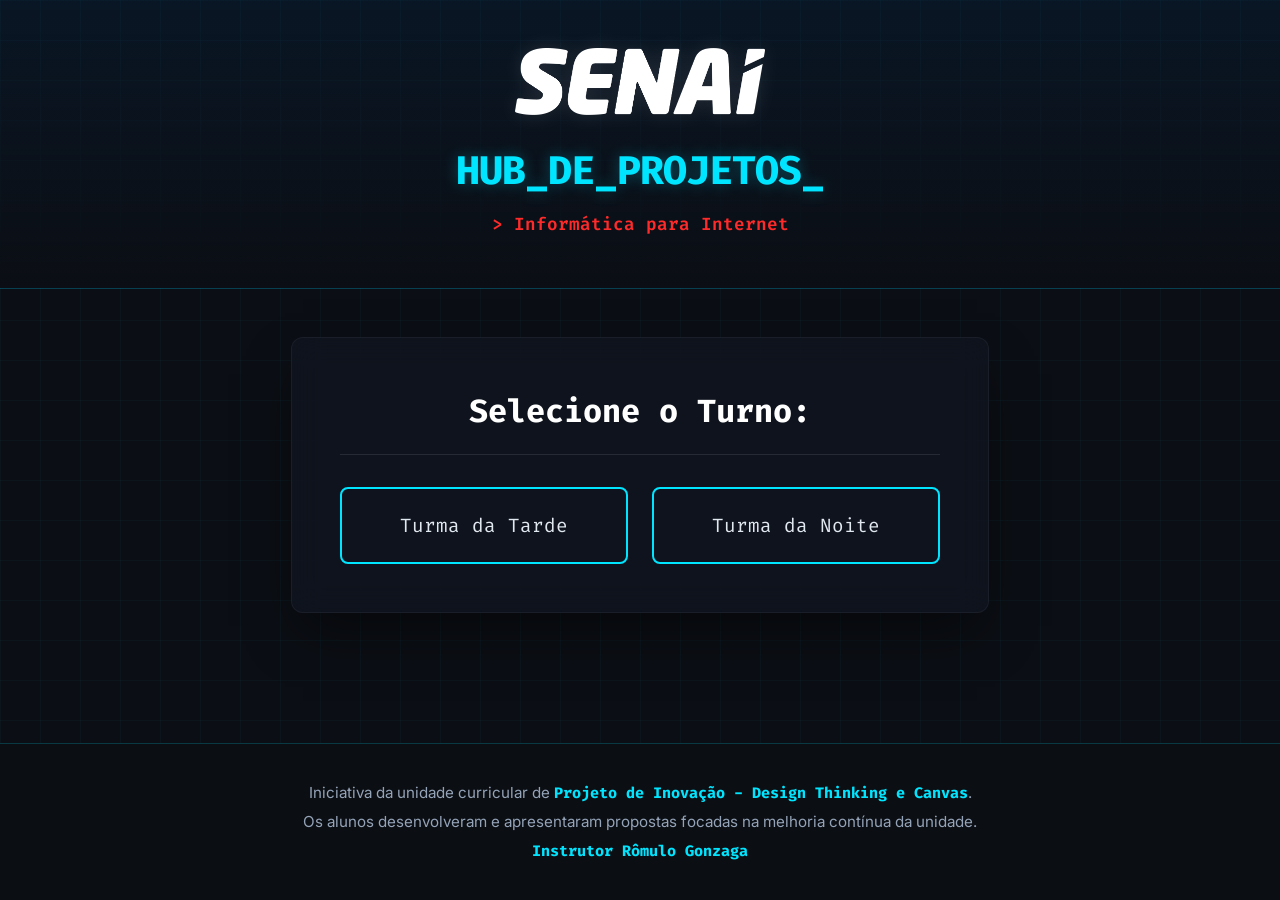
<file: index.html>
<!DOCTYPE html>
<html lang="pt-BR">
<head>
    <meta charset="UTF-8">
    <meta name="viewport" content="width=device-width, initial-scale=1.0">
    <title>Hub de Projetos Tech - SENAI</title>
    
    <link rel="preconnect" href="https://fonts.googleapis.com">
    <link rel="preconnect" href="https://fonts.gstatic.com" crossorigin>
    <link href="https://fonts.googleapis.com/css2?family=Fira+Code:wght@400;600&family=Inter:wght@300;400;600&display=swap" rel="stylesheet">
    
    <link rel="stylesheet" href="style.css">
</head>
<body>

    <header class="tech-header">
        <div class="header-content">
            <img src="img/logo-senai.png" alt="Logo SENAI" class="senai-logo">            <h1>HUB_DE_PROJETOS<span class="cursor">_</span></h1>
            <p class="instructor">&gt; Informática para Internet</p>
        </div>
    </header>

    <main class="container">
        <div id="intro-view" class="intro-container glass-panel">
            <h2>Selecione o Turno:</h2>
            <div class="class-selection">
                <button class="btn-class" onclick="selectClass('tarde')">Turma da Tarde</button>
                <button class="btn-class" onclick="selectClass('noite')">Turma da Noite</button>
            </div>
        </div>

        <div id="category-view" class="intro-container glass-panel hidden">
            <button class="back-btn category-back" onclick="showIntro()">
                <span class="icon">&lt;</span> return to_turnos();
            </button>
            <h2 id="category-title-text">Selecione a Unidade:</h2>
            <p class="category-subtitle">Escolha qual conjunto de projetos deseja visualizar.</p>
            <div class="class-selection category-selection">
                <button class="btn-class" onclick="selectCategory('design')">Design Thinking</button>
                <button class="btn-class" onclick="selectCategory('tcc')">TCC</button>
            </div>
        </div>

        <div id="hub-view" class="hidden">
            <div class="hub-header">
                <button class="back-btn" onclick="showIntro()">
                    <span class="icon">&lt;</span> return to_home();
                </button>
                <h2 class="hub-title" id="hub-title-text">Projetos da Turma</h2>
            </div>
            <div id="grid-container" class="grid"></div>
        </div>

        <div id="project-view" class="hidden">
            <button class="back-btn" onclick="showHub()">
                <span class="icon">&lt;</span> return to_hub();
            </button>
            <div id="project-container" class="project-detail glass-panel">
                </div>
        </div>
    </main>

    <footer class="tech-footer">
        <div class="footer-content">
            <p>Iniciativa da unidade curricular de <strong>Projeto de Inovação - Design Thinking e Canvas</strong>.</p>
            <p>Os alunos desenvolveram e apresentaram propostas focadas na melhoria contínua da unidade.</p>
            <p><strong>Instrutor Rômulo Gonzaga</strong></p>
        </div>
    </footer>

    <script src="script.js"></script>
</body>

</html>
</file>
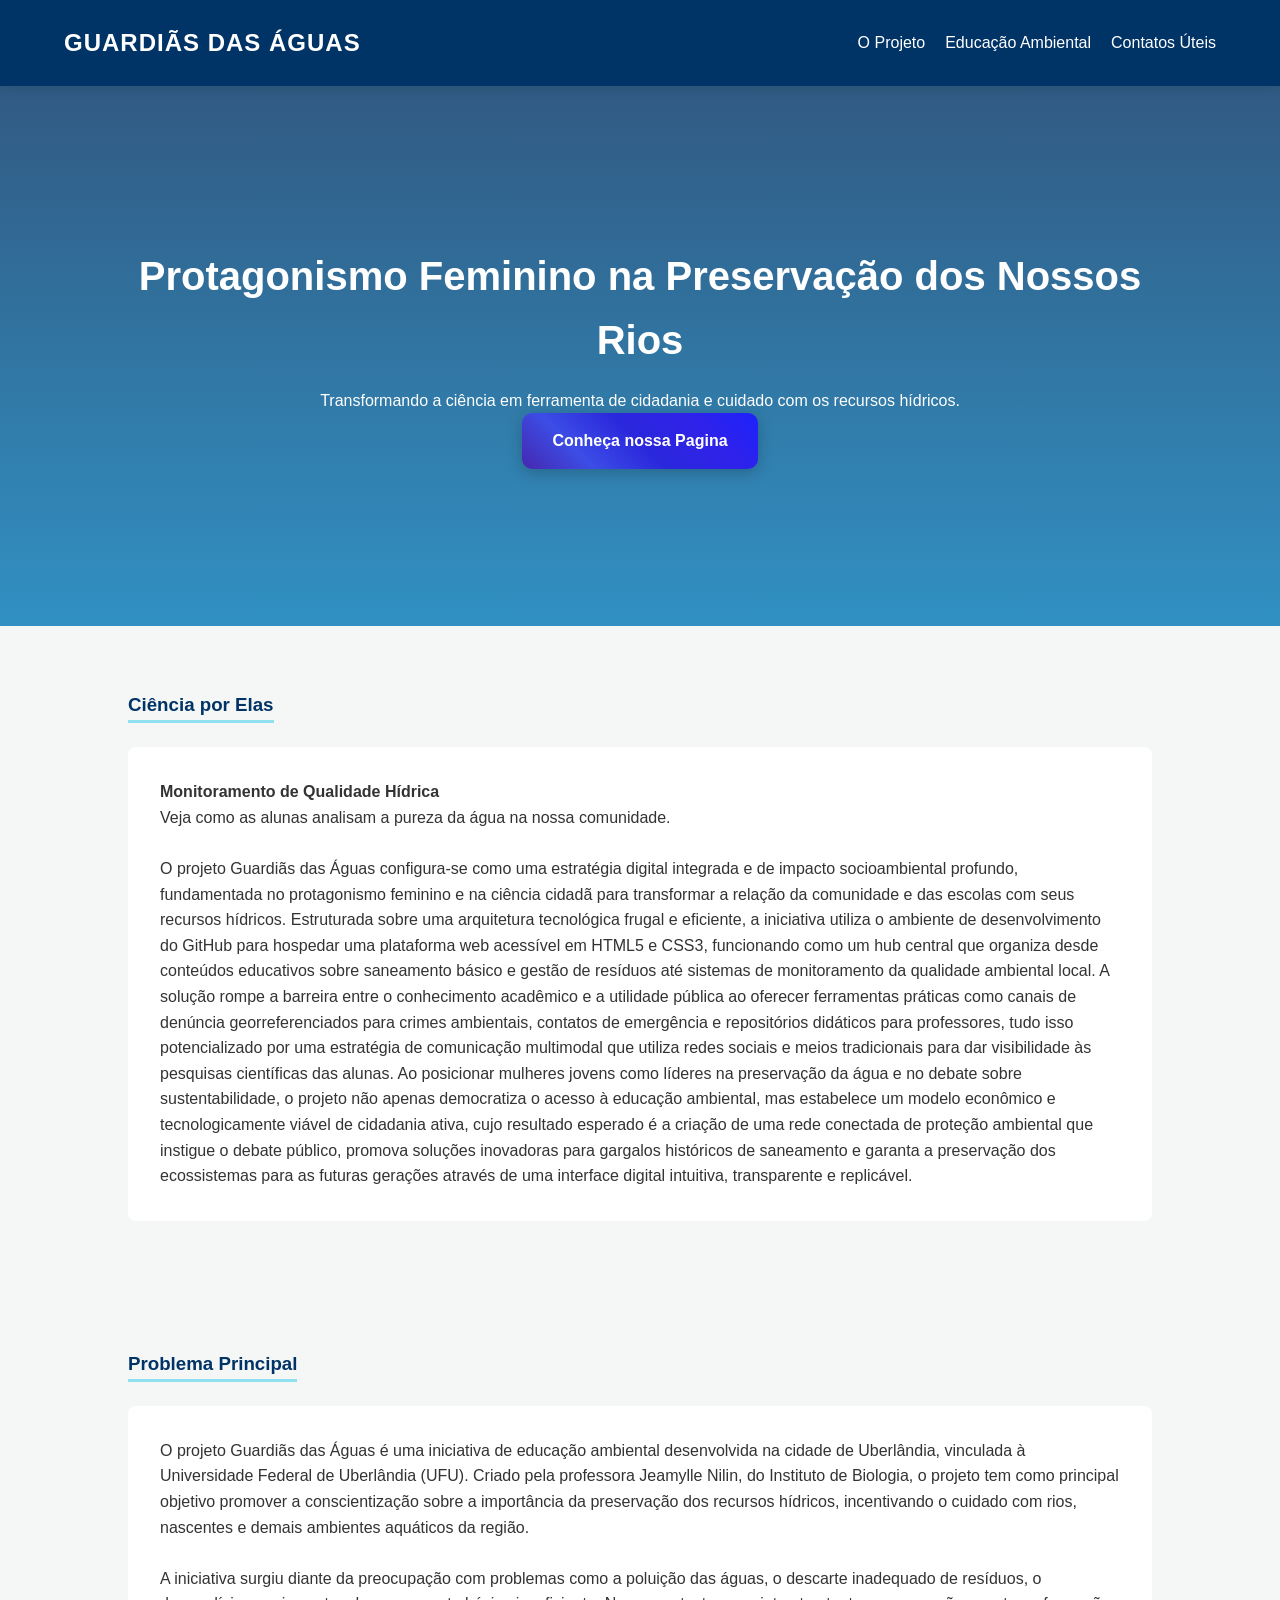
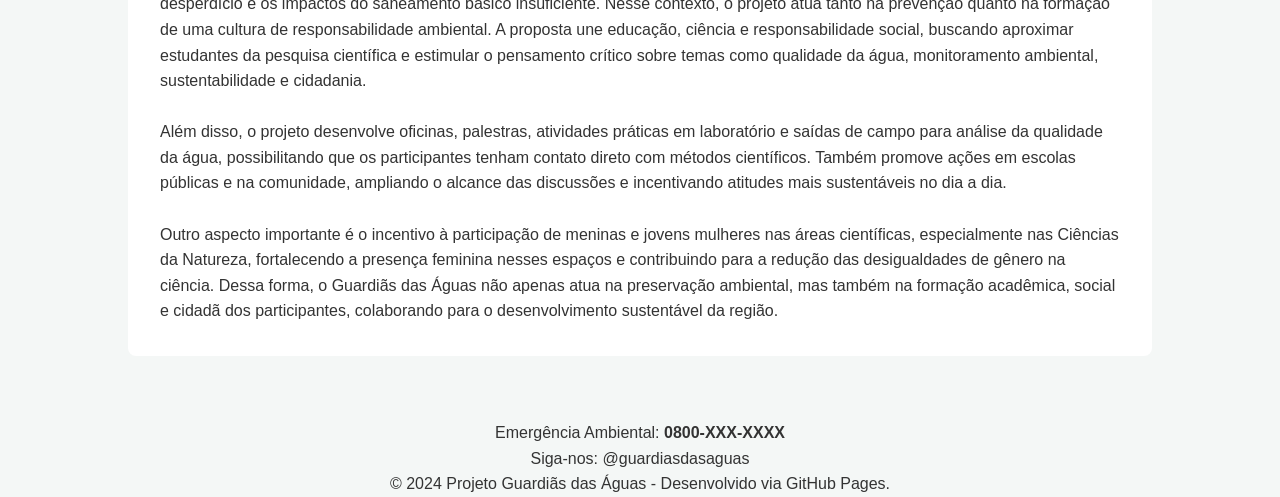
<file: pages/hidronexus/index.html>
<!DOCTYPE html>
<html lang="pt-br">
<head>
    <meta charset="UTF-8">
    <meta name="viewport" content="width=device-width, initial-scale=1.0">
    <title>Guardiãs das Águas | Ciência e Sustentabilidade</title>
    <link rel="stylesheet" href="estilo.css">
</head>
<body>
    <script src="https://cdn.botpress.cloud/webchat/v3.6/inject.js"></script>
<script src="https://files.bpcontent.cloud/2026/03/03/22/20260303223430-I0CG164R.js" defer></script>
    <header>
        <h1>Guardiãs das Águas</h1>
        <nav>
            <ul>
                <li><a href="projeto.html">O Projeto</a></li>
                
                <li><a href="educativo.html">Educação Ambiental</a></li>
                <li><a href="contato.html">Contatos Úteis</a></li>
            </ul>
        </nav>
    </header>

    <main>
        <section id="hero">
            <h2>Protagonismo Feminino na Preservação dos Nossos Rios</h2>
            <p>Transformando a ciência em ferramenta de cidadania e cuidado com os recursos hídricos.</p>
<a href="https://www.instagram.com/guardias.aguas?igsh=MWtiZDVyd2kwNTNuaQ==" target="_blank" class="btn-instagram">Conheça nossa Pagina</a>
        </section>

        <section id="projetos">
            <h3>Ciência por Elas</h3>
            <article>
                <h4>Monitoramento de Qualidade Hídrica</h4>
                <p>Veja como as alunas analisam a pureza da água na nossa comunidade.</p>
                <br>
                <p>O projeto Guardiãs das Águas configura-se como uma estratégia digital integrada e de impacto socioambiental profundo, fundamentada no protagonismo feminino e na ciência cidadã para transformar a relação da comunidade e das escolas com seus recursos hídricos. Estruturada sobre uma arquitetura tecnológica frugal e eficiente, a iniciativa utiliza o ambiente de desenvolvimento do GitHub para hospedar uma plataforma web acessível em HTML5 e CSS3, funcionando como um hub central que organiza desde conteúdos educativos sobre saneamento básico e gestão de resíduos até sistemas de monitoramento da qualidade ambiental local. A solução rompe a barreira entre o conhecimento acadêmico e a utilidade pública ao oferecer ferramentas práticas como canais de denúncia georreferenciados para crimes ambientais, contatos de emergência e repositórios didáticos para professores, tudo isso potencializado por uma estratégia de comunicação multimodal que utiliza redes sociais e meios tradicionais para dar visibilidade às pesquisas científicas das alunas. Ao posicionar mulheres jovens como líderes na preservação da água e no debate sobre sustentabilidade, o projeto não apenas democratiza o acesso à educação ambiental, mas estabelece um modelo econômico e tecnologicamente viável de cidadania ativa, cujo resultado esperado é a criação de uma rede conectada de proteção ambiental que instigue o debate público, promova soluções inovadoras para gargalos históricos de saneamento e garanta a preservação dos ecossistemas para as futuras gerações através de uma interface digital intuitiva, transparente e replicável.</p>
            </article>
        </section>

        <section id="projeto">
            <h3>Problema Principal</h3>
            <article>
                
                <p>O projeto Guardiãs das Águas é uma iniciativa de educação ambiental desenvolvida na cidade de Uberlândia, vinculada à Universidade Federal de Uberlândia (UFU). Criado pela professora Jeamylle Nilin, do Instituto de Biologia, o projeto tem como principal objetivo promover a conscientização sobre a importância da preservação dos recursos hídricos, incentivando o cuidado com rios, nascentes e demais ambientes aquáticos da região.</p>
                <br>
                <p>A iniciativa surgiu diante da preocupação com problemas como a poluição das águas, o descarte inadequado de resíduos, o desperdício e os impactos do saneamento básico insuficiente. Nesse contexto, o projeto atua tanto na prevenção quanto na formação de uma cultura de responsabilidade ambiental. A proposta une educação, ciência e responsabilidade social, buscando aproximar estudantes da pesquisa científica e estimular o pensamento crítico sobre temas como qualidade da água, monitoramento ambiental, sustentabilidade e cidadania.</p>
                <br>
                <p>Além disso, o projeto desenvolve oficinas, palestras, atividades práticas em laboratório e saídas de campo para análise da qualidade da água, possibilitando que os participantes tenham contato direto com métodos científicos. Também promove ações em escolas públicas e na comunidade, ampliando o alcance das discussões e incentivando atitudes mais sustentáveis no dia a dia.</p>
                <br>
                <p>Outro aspecto importante é o incentivo à participação de meninas e jovens mulheres nas áreas científicas, especialmente nas Ciências da Natureza, fortalecendo a presença feminina nesses espaços e contribuindo para a redução das desigualdades de gênero na ciência. Dessa forma, o Guardiãs das Águas não apenas atua na preservação ambiental, mas também na formação acadêmica, social e cidadã dos participantes, colaborando para o desenvolvimento sustentável da região.</p>
            </article>
        </section>
    </main>

    <footer style="text-align: center;">
        <div id="contato">
            <p>Emergência Ambiental: <strong>0800-XXX-XXXX</strong></p>
            <p>Siga-nos: @guardiasdasaguas</p>
        </div>
        <p>&copy; 2024 Projeto Guardiãs das Águas - Desenvolvido via GitHub Pages.</p>
    </footer>

</body>
</html>
</file>
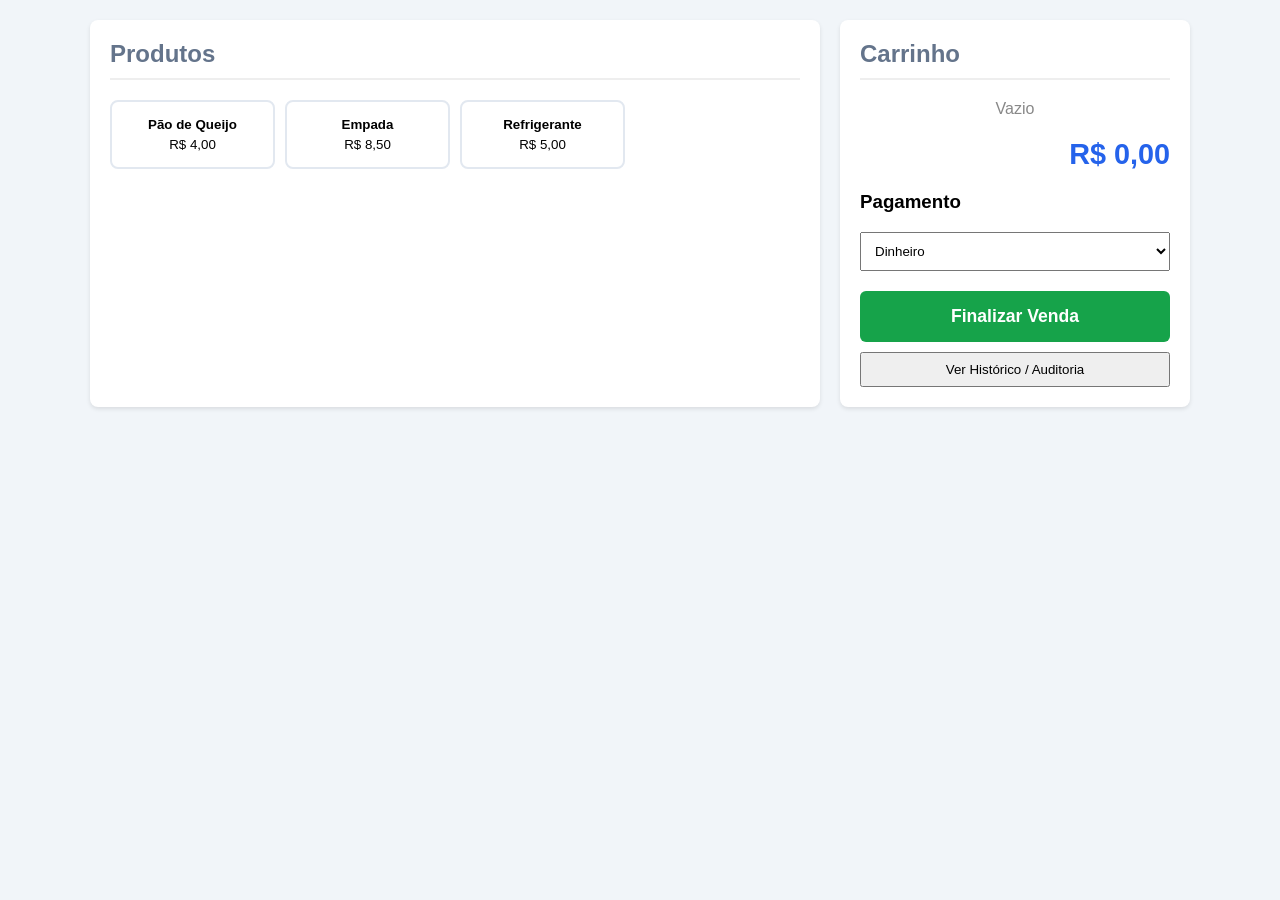
<file: pages/protótipo cantina.html>
<!DOCTYPE html>
<html lang="pt-br">
<head>
    <meta charset="UTF-8">
    <meta name="viewport" content="width=device-width, initial-scale=1.0">
    <title>PDV - Sistema de Auditoria v5</title>
    <style>
        :root {
            --primary: #2563eb;
            --secondary: #64748b;
            --success: #16a34a;
            --danger: #dc2626;
            --bg: #f1f5f9;
        }

        body { font-family: 'Segoe UI', sans-serif; background: var(--bg); margin: 0; padding: 20px; }
        .container { max-width: 1100px; margin: 0 auto; display: grid; grid-template-columns: 1fr 350px; gap: 20px; }
        
        .card { background: white; padding: 20px; border-radius: 8px; box-shadow: 0 2px 4px rgba(0,0,0,0.1); position: relative; }
        h2 { margin-top: 0; color: var(--secondary); border-bottom: 2px solid #eee; padding-bottom: 10px; display: flex; justify-content: space-between; align-items: center; }

        /* Grade de Produtos */
        .grid-produtos { display: grid; grid-template-columns: repeat(auto-fill, minmax(140px, 1fr)); gap: 10px; }
        .btn-produto { 
            background: white; border: 2px solid #e2e8f0; padding: 15px; border-radius: 8px; cursor: pointer;
            text-align: center; transition: 0.2s;
        }
        .btn-produto:hover { border-color: var(--primary); background: #f0f7ff; }
        .btn-produto b { display: block; margin-bottom: 5px; }

        /* Carrinho Lateral */
        .item-carrinho { display: flex; justify-content: space-between; padding: 10px 0; border-bottom: 1px solid #eee; }
        .total-venda { font-size: 1.8rem; font-weight: bold; margin: 20px 0; text-align: right; color: var(--primary); }
        
        .btn-confirmar { width: 100%; background: var(--success); color: white; border: none; padding: 15px; border-radius: 6px; font-size: 1.1rem; font-weight: bold; cursor: pointer; }
        
        /* Estilo Relatório e Cancelamento */
        #relatorioArea { grid-column: 1 / -1; margin-top: 30px; display: none; }
        table { width: 100%; border-collapse: collapse; margin-top: 15px; }
        th, td { text-align: left; padding: 12px; border-bottom: 1px solid #ddd; }
        
        .venda-cancelada { background-color: #fef2f2; color: #991b1b; }
        .msg-cancelada { font-weight: bold; color: var(--danger); text-transform: uppercase; font-size: 0.75rem; display: block; }
        .justificativa-texto { font-style: italic; font-size: 0.85rem; color: #666; }

        .controles-relatorio { display: flex; gap: 10px; }
        .btn-fechar-relatorio { background: #e2e8f0; color: #475569; border: none; padding: 5px 15px; border-radius: 4px; cursor: pointer; font-size: 0.9rem; }
        .btn-limpar-tudo { background: #fee2e2; color: var(--danger); border: 1px solid var(--danger); padding: 5px 15px; border-radius: 4px; cursor: pointer; font-size: 0.9rem; font-weight: bold; }
        .btn-limpar-tudo:hover { background: var(--danger); color: white; }

        .btn-acao-cancelar { background: #fee2e2; color: var(--danger); border: 1px solid var(--danger); padding: 5px 10px; border-radius: 4px; cursor: pointer; }
        .btn-acao-cancelar:hover { background: var(--danger); color: white; }

        /* Modal */
        #modalJustificativa { display: none; position: fixed; top: 0; left: 0; width: 100%; height: 100%; background: rgba(0,0,0,0.5); align-items: center; justify-content: center; z-index: 100; }
        .modal-content { background: white; padding: 20px; border-radius: 8px; width: 300px; }
        .modal-content textarea { width: 100%; height: 80px; margin-top: 10px; border: 1px solid #ddd; border-radius: 4px; padding: 5px; font-family: inherit; }

        @media (max-width: 768px) { .container { grid-template-columns: 1fr; } }
    </style>
</head>
<body>

<div class="container">
    <main class="card">
        <h2>Produtos</h2>
        <div class="grid-produtos">
            <button class="btn-produto" onclick="adicionarItem('Pão de Queijo', 4.00)"><b>Pão de Queijo</b> R$ 4,00</button>
            <button class="btn-produto" onclick="adicionarItem('Empada', 8.50)"><b>Empada</b> R$ 8,50</button>
            <button class="btn-produto" onclick="adicionarItem('Refrigerante', 5.00)"><b>Refrigerante</b> R$ 5,00</button>
        </div>
    </main>

    <aside class="card">
        <h2>Carrinho</h2>
        <div id="carrinhoLista"></div>
        <div class="total-venda" id="totalExibicao">R$ 0,00</div>
        <h3>Pagamento</h3>
        <select id="pagamento" style="width: 100%; padding: 10px; margin-bottom: 20px;">
            <option value="Dinheiro">Dinheiro</option>
            <option value="PIX">PIX</option>
        </select>
        <button class="btn-confirmar" onclick="confirmarVenda()">Finalizar Venda</button>
        <button onclick="alternarRelatorio()" style="margin-top: 10px; width: 100%; cursor: pointer; padding: 8px;">Ver Histórico / Auditoria</button>
    </aside>

    <section id="relatorioArea" class="card">
        <h2>
            Histórico de Vendas
            <div class="controles-relatorio">
                <button class="btn-limpar-tudo" onclick="limparHistoricoTotal()">Zerar Tudo (Novo Dia)</button>
                <button class="btn-fechar-relatorio" onclick="fecharRelatorio()">Fechar [X]</button>
            </div>
        </h2>
        <table>
            <thead>
                <tr>
                    <th>Data/Hora</th>
                    <th>Produto</th>
                    <th>Pagamento</th>
                    <th>Valor</th>
                    <th>Ações / Status</th>
                </tr>
            </thead>
            <tbody id="corpoRelatorio"></tbody>
        </table>
        <div id="resumoFinal" style="text-align: right; margin-top: 20px;"></div>
    </section>
</div>

<div id="modalJustificativa">
    <div class="modal-content">
        <h3>Motivo do Cancelamento</h3>
        <textarea id="textoJustificativa" placeholder="Descreva o motivo..."></textarea>
        <div style="margin-top: 15px; display: flex; gap: 10px;">
            <button onclick="confirmarCancelamentoNoHistorico()" style="background: var(--danger); color: white; border: none; padding: 8px; flex: 1; border-radius: 4px; cursor: pointer;">Confirmar</button>
            <button onclick="fecharModal()" style="padding: 8px; flex: 1; border-radius: 4px; cursor: pointer;">Voltar</button>
        </div>
    </div>
</div>

<script>
    let carrinho = [];
    let historicoVendas = JSON.parse(localStorage.getItem('vendas_v5')) || [];
    let indexParaCancelar = null;

    function adicionarItem(nome, preco) {
        carrinho.push({ nome, preco });
        atualizarCarrinho();
    }

    function atualizarCarrinho() {
        const lista = document.getElementById('carrinhoLista');
        const totalExibicao = document.getElementById('totalExibicao');
        if(carrinho.length === 0) {
            lista.innerHTML = '<p style="text-align:center; color:#888">Vazio</p>';
        } else {
            lista.innerHTML = carrinho.map((item, i) => `
                <div class="item-carrinho">
                    <span>${item.nome}</span>
                    <button onclick="carrinho.splice(${i}, 1); atualizarCarrinho()" style="border:none; color:red; cursor:pointer; background:none">remover</button>
                    <span>R$ ${item.preco.toFixed(2)}</span>
                </div>
            `).join('');
        }
        const total = carrinho.reduce((acc, item) => acc + item.preco, 0);
        totalExibicao.innerText = `R$ ${total.toFixed(2).replace('.', ',')}`;
    }

    function confirmarVenda() {
        if (carrinho.length === 0) return alert("Carrinho vazio!");
        const formaPagamento = document.getElementById('pagamento').value;
        
        carrinho.forEach(item => {
            historicoVendas.push({
                nome: item.nome,
                preco: item.preco,
                pagamento: formaPagamento,
                data: new Date().toLocaleString('pt-BR'),
                cancelada: false,
                justificativa: ""
            });
        });

        salvarLocal();
        carrinho = [];
        atualizarCarrinho();
        alert("Venda registrada!");
        if (document.getElementById('relatorioArea').style.display === 'block') gerarRelatorio();
    }

    function salvarLocal() {
        localStorage.setItem('vendas_v5', JSON.stringify(historicoVendas));
    }

    // --- FUNÇÕES DO HISTÓRICO ---

    function alternarRelatorio() {
        const relArea = document.getElementById('relatorioArea');
        relArea.style.display === 'block' ? fecharRelatorio() : gerarRelatorio();
    }

    function fecharRelatorio() {
        document.getElementById('relatorioArea').style.display = 'none';
    }

    function gerarRelatorio() {
        const relArea = document.getElementById('relatorioArea');
        const corpo = document.getElementById('corpoRelatorio');
        const resumo = document.getElementById('resumoFinal');
        
        relArea.style.display = 'block';
        corpo.innerHTML = '';
        
        if (historicoVendas.length === 0) {
            corpo.innerHTML = '<tr><td colspan="5" style="text-align:center">Nenhuma venda registrada.</td></tr>';
            resumo.innerHTML = '<h3>TOTAL ATIVO: R$ 0,00</h3>';
            return;
        }

        let totalValido = 0;

        historicoVendas.forEach((venda, index) => {
            let acaoOuStatus = "";
            let classeFila = "";

            if (venda.cancelada) {
                classeFila = "venda-cancelada";
                acaoOuStatus = `
                    <span class="msg-cancelada">⚠️ ESTA VENDA FOI CANCELADA</span>
                    <span class="justificativa-texto">Motivo: ${venda.justificativa}</span>
                `;
            } else {
                totalValido += venda.preco;
                acaoOuStatus = `<button class="btn-acao-cancelar" onclick="abrirModalCancelamento(${index})">Cancelar Venda</button>`;
            }

            corpo.innerHTML += `
                <tr class="${classeFila}">
                    <td>${venda.data}</td>
                    <td>${venda.nome}</td>
                    <td>${venda.pagamento}</td>
                    <td>R$ ${venda.preco.toFixed(2)}</td>
                    <td>${acaoOuStatus}</td>
                </tr>
            `;
        });

        resumo.innerHTML = `<h3>TOTAL ATIVO EM CAIXA: R$ ${totalValido.toFixed(2).replace('.', ',')}</h3>`;
        window.scrollTo({ top: document.body.scrollHeight, behavior: 'smooth' });
    }

    // NOVA FUNÇÃO: Limpar tudo
    function limparHistoricoTotal() {
        const confirmacao = confirm("ATENÇÃO: Isso apagará permanentemente TODO o histórico de vendas e cancelamentos. Deseja iniciar um novo dia com o caixa zerado?");
        
        if (confirmacao) {
            historicoVendas = [];
            salvarLocal();
            gerarRelatorio();
            alert("Histórico limpo com sucesso!");
        }
    }

    function abrirModalCancelamento(index) {
        indexParaCancelar = index;
        document.getElementById('modalJustificativa').style.display = 'flex';
        document.getElementById('textoJustificativa').value = '';
    }

    function fecharModal() {
        document.getElementById('modalJustificativa').style.display = 'none';
    }

    function confirmarCancelamentoNoHistorico() {
        const justificativa = document.getElementById('textoJustificativa').value.trim();
        if (!justificativa) return alert("Você precisa inserir uma justificativa!");

        historicoVendas[indexParaCancelar].cancelada = true;
        historicoVendas[indexParaCancelar].justificativa = justificativa;
        
        salvarLocal();
        fecharModal();
        gerarRelatorio();
    }

    // Inicializar carrinho vazio visualmente
    atualizarCarrinho();
</script>

</body>
</html>
</file>
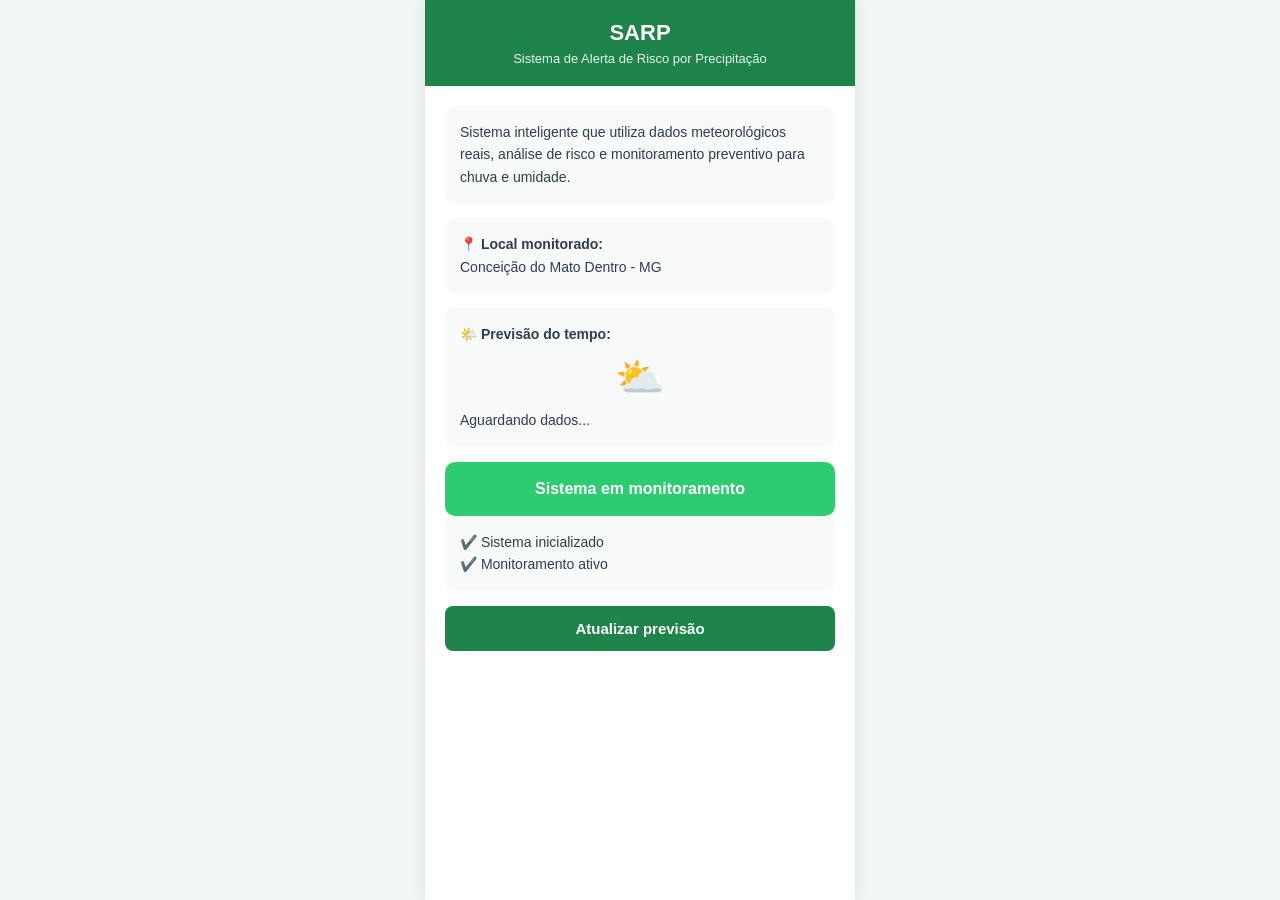
<file: pages/sarp.html>
<!DOCTYPE html>
<html lang="pt-BR">
<head>
<meta charset="UTF-8">
<title>SARP - Sistema de Alerta de Risco por Precipitação</title>
<meta name="viewport" content="width=device-width, initial-scale=1.0">

<style>
body {
margin: 0;
font-family: "Segoe UI", Arial, sans-serif;
background-color: #f2f6f4;
color: #2c3e50;
}

.app {
max-width: 430px;
margin: auto;
min-height: 100vh;
display: flex;
flex-direction: column;
background-color: #ffffff;
box-shadow: 0 0 15px rgba(0,0,0,0.1);
}

header {
background-color: #1e8449;
color: white;
text-align: center;
padding: 20px;
}

header h1 {
margin: 0;
font-size: 22px;
}

header p {
margin: 5px 0 0;
font-size: 13px;
opacity: 0.9;
}

.content { padding: 20px; }

.card {
background-color: #f8f9f9;
padding: 15px;
border-radius: 10px;
margin-bottom: 15px;
font-size: 14px;
line-height: 1.6;
}

.status {
padding: 18px;
border-radius: 10px;
text-align: center;
font-weight: bold;
margin-top: 10px;
}

.baixo { background-color: #2ecc71; color: white; }
.medio { background-color: #f1c40f; color: #2c3e50; }
.alto  { background-color: #e74c3c; color: white; }

button {
width: 100%;
padding: 14px;
background-color: #1e8449;
color: white;
border: none;
border-radius: 8px;
font-size: 15px;
font-weight: bold;
cursor: pointer;
}

button:hover { background-color: #196f3d; }

.icone {
font-size: 40px;
text-align: center;
}
</style>
</head>

<body>
<div class="app">

<header>
<h1>SARP</h1>
<p>Sistema de Alerta de Risco por Precipitação</p>
</header>

<div class="content">

<div class="card">
Sistema inteligente que utiliza dados meteorológicos reais,
análise de risco e monitoramento preventivo para chuva e umidade.
</div>

<div class="card">
<strong>📍 Local monitorado:</strong><br>
<span id="localizacao">Conceição do Mato Dentro - MG</span>
</div>

<div class="card">
<strong>🌤️ Previsão do tempo:</strong><br>
<div class="icone" id="iconeClima">⛅</div>
<span id="previsaoTexto">Aguardando dados...</span>
</div>

<div id="statusBox" class="status baixo">
Sistema em monitoramento
</div>

<div class="card" id="acoes">
✔️ Sistema inicializado<br>
✔️ Monitoramento ativo
</div>

<button onclick="buscarClima()">Atualizar previsão</button>

</div>

<script>
const apiKey = "3ca4071106e77b1e4853ba4e10cab295";

// Coordenadas fixas de Conceição do Mato Dentro - MG
const LAT = -19.0347;
const LON = -43.4226;
const CIDADE_FIXA = "Conceição do Mato Dentro - MG";

function buscarClima() {

const climaURL = `https://api.openweathermap.org/data/2.5/weather?lat=${LAT}&lon=${LON}&appid=${apiKey}&units=metric&lang=pt`;

fetch(climaURL)
.then(res => res.json())
.then(data => {

if (data.cod !== 200) {
document.getElementById("previsaoTexto").innerText =
"Erro ao obter dados meteorológicos";
return;
}

document.getElementById("localizacao").innerText = CIDADE_FIXA;

const previsaoTexto = document.getElementById("previsaoTexto");
const statusBox = document.getElementById("statusBox");
const acoes = document.getElementById("acoes");
const iconeClima = document.getElementById("iconeClima");

const descricao = data.weather[0].description;
const clima = data.weather[0].main.toLowerCase();
const temp = Math.round(data.main.temp);
const umidade = data.main.humidity;

previsaoTexto.innerHTML = `
${descricao}<br>
🌡️ ${temp}°C<br>
💧 Umidade: ${umidade}%
`;

if (clima.includes("rain")) iconeClima.innerText = "🌧️";
else if (clima.includes("cloud")) iconeClima.innerText = "☁️";
else if (clima.includes("clear")) iconeClima.innerText = "☀️";
else iconeClima.innerText = "⛅";

if (clima.includes("rain") && umidade >= 80) {
statusBox.className = "status alto";
statusBox.innerText = "🔴 RISCO ALTO DE PRECIPITAÇÃO";
acoes.innerHTML =
"🚨 Ações imediatas:<br>" +
"• Sinalizar áreas escorregadias<br>" +
"• Bloquear áreas externas<br>" +
"• Alertar usuários";
}
else if (umidade >= 70) {
statusBox.className = "status medio";
statusBox.innerText = "🟡 RISCO MODERADO";
acoes.innerHTML =
"⚠️ Ações preventivas:<br>" +
"• Monitoramento reforçado";
}
else {
statusBox.className = "status baixo";
statusBox.innerText = "🟢 BAIXO RISCO";
acoes.innerHTML =
"✔️ Ambiente seguro<br>" +
"✔️ Monitoramento contínuo";
}

});
}

buscarClima();
setInterval(buscarClima, 600000);
</script>

</body>
</html>
</file>
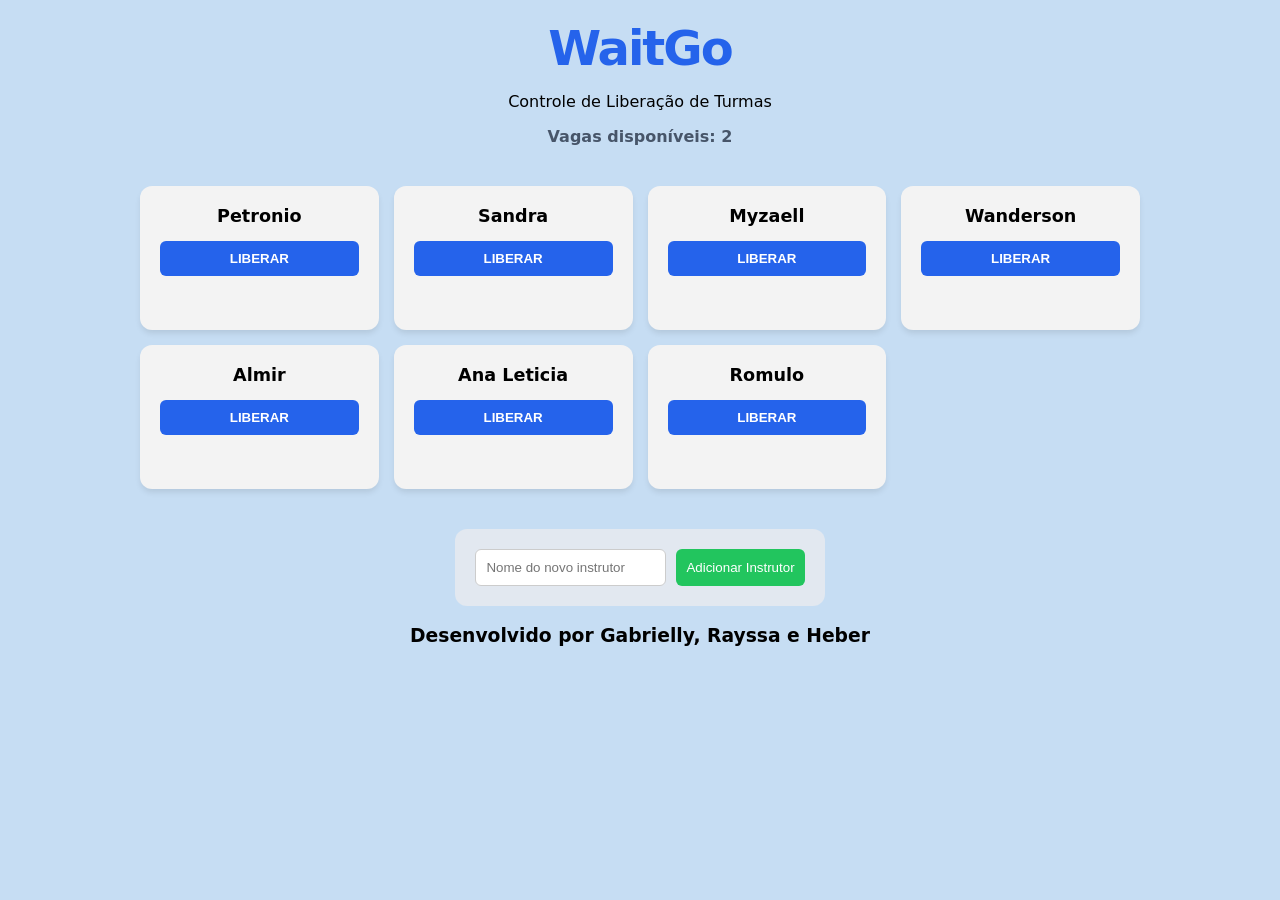
<file: pages/waitgo.html>
<!DOCTYPE html>
<html lang="pt-br">
<head>
    <meta charset="UTF-8">
    <meta name="viewport" content="width=device-width, initial-scale=1.0">
    <title>WaitGo - Sistema de Liberação</title>
    <style>
        :root {
            --primary: #2563eb;
            --danger: #2bc21d;
            --success: #22c55e;
            --warning: #e42626;
            --bg: #c6ddf3;
            --card-bg: #f3f3f3;
        }

        body {
            font-family: 'Segoe UI', system-ui, sans-serif;
            background-color: var(--bg);
            display: flex;
            flex-direction: column;
            align-items: center;
            padding: 20px;
            margin: 0;
        }

        .header { text-align: center; margin-bottom: 30px; }
        .header h1 { color: var(--primary); font-size: 3rem; margin: 0; letter-spacing: -2px; }

        .container {
            display: grid;
            grid-template-columns: repeat(auto-fill, minmax(220px, 1fr));
            gap: 15px;
            width: 100%;
            max-width: 1000px;
        }

        .instructor-card {
            background: var(--card-bg);
            padding: 20px;
            border-radius: 12px;
            box-shadow: 0 4px 6px -1px rgba(0,0,0,0.1);
            text-align: center;
        }

        .instructor-name { font-weight: bold; margin-bottom: 15px; display: block; font-size: 1.1rem; }

        .btn-liberar {
            background-color: var(--primary);
            color: white; border: none; padding: 10px 20px;
            border-radius: 6px; cursor: pointer; width: 100%; font-weight: bold;
        }

        .btn-liberar:disabled { background-color: #cbd5e1; cursor: not-allowed; }

        .timer-active { background-color: var(--danger) !important; }
        .cooldown-active { background-color: var(--warning) !important; }

        .countdown { font-size: 1.1rem; font-weight: bold; margin-top: 10px; min-height: 24px; }
        .timer-liberacao { color: var(--danger); }
        .timer-espera { color: var(--primary); font-size: 0.85rem; }

        .admin-panel {
            margin-top: 40px; padding: 20px; background: #e2e8f0;
            border-radius: 12px; display: flex; gap: 10px;
        }

        input { padding: 10px; border: 1px solid #ccc; border-radius: 6px; }
        .btn-add { background-color: var(--success); color: white; border: none; padding: 10px; border-radius: 6px; cursor: pointer; }
        .slots-info { margin-bottom: 10px; font-weight: bold; color: #475569; }
    </style>
</head>
<body>

    <div class="header">
        <h1>WaitGo</h1>
        <p>Controle de Liberação de Turmas</p>
        <div class="slots-info" id="slots-status">Vagas disponíveis: 2</div>
    </div>

    <div class="container" id="instructor-container"></div>

    <div class="admin-panel">
        <input type="text" id="new-name" placeholder="Nome do novo instrutor">
        <button class="btn-add" onclick="addNewInstructor()">Adicionar Instrutor</button>
    </div>
            <h3>Desenvolvido por Gabrielly, Rayssa e Heber</h3>
    <script>
        let activeSlots = 0;
        const MAX_SLOTS = 2;
        const COOLDOWN_TIME = 5 * 60; 
        
        // Lista inicial
        const initialInstructors = ["Petronio", "Sandra", "Myzaell", "Wanderson", "Almir", "Ana Leticia", "Romulo"];

        // Função para criar o elemento HTML do instrutor
        function createInstructorCard(name) {
            const container = document.getElementById('instructor-container');
            const cardId = Date.now() + Math.random(); // ID único para não resetar

            const card = document.createElement('div');
            card.className = 'instructor-card';
            card.dataset.inCooldown = "false";
            
            card.innerHTML = `
                <span class="instructor-name">${name}</span>
                <button class="btn-liberar">LIBERAR</button>
                <div class="countdown"></div>
            `;

            const btn = card.querySelector('.btn-liberar');
            const timerDisplay = card.querySelector('.countdown');

            btn.onclick = () => startRelease(card, btn, timerDisplay);

            container.appendChild(card);
            updateGlobalUI();
        }

        function updateGlobalUI() {
            const allButtons = document.querySelectorAll('.btn-liberar');
            document.getElementById('slots-status').innerText = `Vagas disponíveis: ${MAX_SLOTS - activeSlots}`;

            allButtons.forEach(btn => {
                const card = btn.parentElement;
                const inCooldown = card.dataset.inCooldown === "true";
                const isLiberando = btn.classList.contains('timer-active');

                if (inCooldown || (activeSlots >= MAX_SLOTS && !isLiberando)) {
                    btn.disabled = true;
                } else {
                    btn.disabled = false;
                }
            });
        }

        function startRelease(card, btn, timerDisplay) {
            activeSlots++;
            btn.classList.add('timer-active');
            btn.innerText = "LIBERANDO...";
            btn.disabled = true;
            timerDisplay.className = "countdown timer-liberacao";

            let timeLeft = 30;
            updateGlobalUI();

            const interval = setInterval(() => {
                timeLeft--;
                timerDisplay.innerText = `Saindo em: ${timeLeft}s`;

                if (timeLeft <= 0) {
                    clearInterval(interval);
                    activeSlots--;
                    startCooldown(card, btn, timerDisplay);
                }
            }, 1000);
        }

        function startCooldown(card, btn, timerDisplay) {
            card.dataset.inCooldown = "true";
            btn.classList.remove('timer-active');
            btn.classList.add('cooldown-active');
            btn.innerText = "AGUARDANDO";
            timerDisplay.className = "countdown timer-espera";

            let cooldownLeft = COOLDOWN_TIME;
            updateGlobalUI();

            const cooldownInterval = setInterval(() => {
                cooldownLeft--;
                let mins = Math.floor(cooldownLeft / 60);
                let secs = cooldownLeft % 60;
                timerDisplay.innerText = `Espera: ${mins}:${secs < 10 ? '0' : ''}${secs}`;

                if (cooldownLeft <= 0) {
                    clearInterval(cooldownInterval);
                    card.dataset.inCooldown = "false";
                    btn.classList.remove('cooldown-active');
                    btn.innerText = "LIBERADO";
                    timerDisplay.innerText = "";
                    updateGlobalUI();
                }
            }, 1000);
        }

        function addNewInstructor() {
            const input = document.getElementById('new-name');
            if (input.value.trim()) {
                createInstructorCard(input.value.trim());
                input.value = '';
            }
        }

        // Inicializar sistema
        initialInstructors.forEach(name => createInstructorCard(name));
    </script>
</body>
</html>
</file>
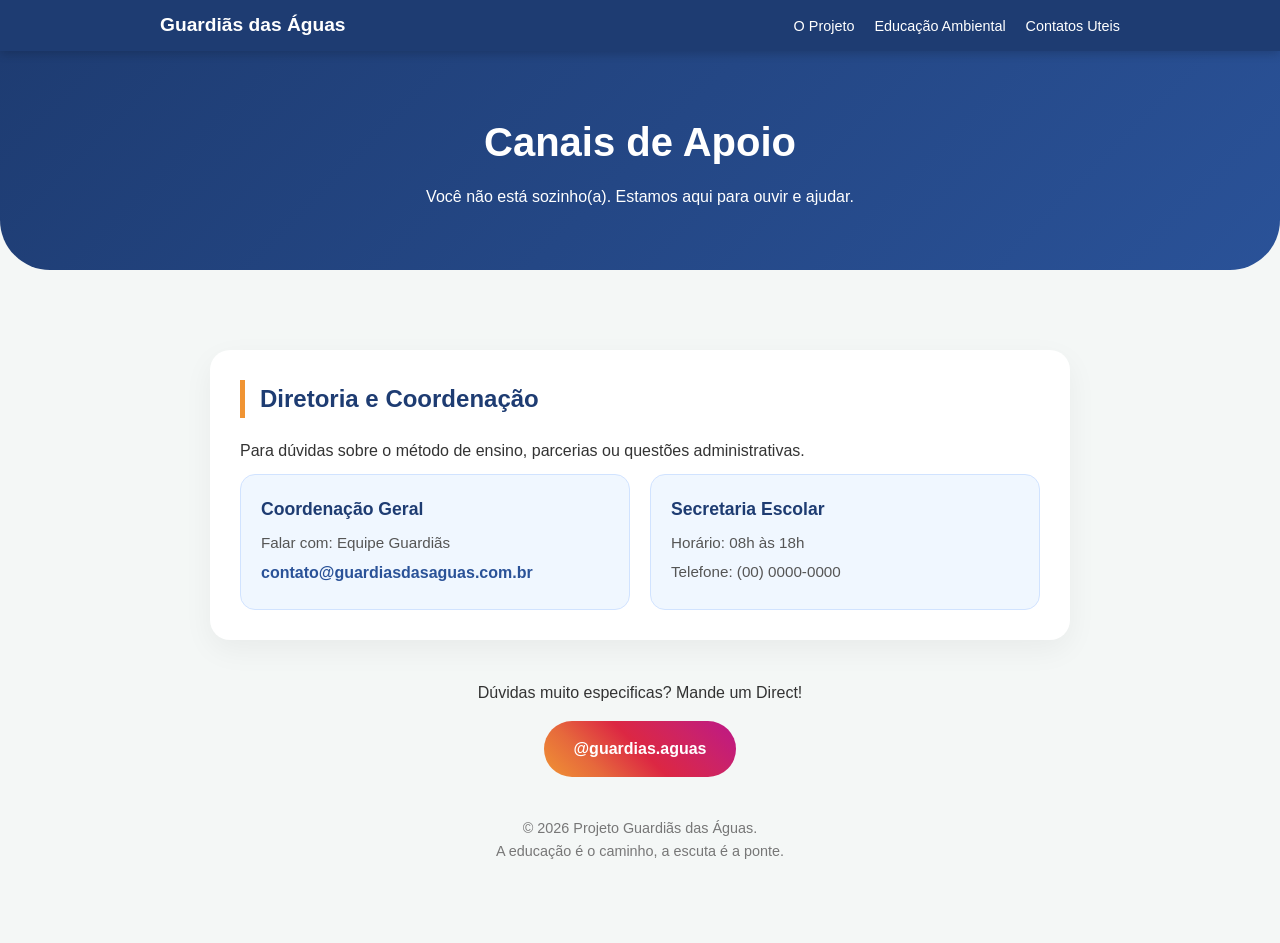
<file: pages/hidronexus/contato.html>
<!DOCTYPE html>
<html lang="pt-br">
<head>
    <meta charset="UTF-8">
    <meta name="viewport" content="width=device-width, initial-scale=1.0">
    <title>Contatos Úteis | Guardiãs das Águas</title>
    <style>
        * {
            margin: 0;
            padding: 0;
            box-sizing: border-box;
            font-family: 'Segoe UI', Tahoma, Geneva, Verdana, sans-serif;
        }

        body {
            background-color: #f4f7f6;
            color: #333;
            line-height: 1.6;
        }

        .container {
            max-width: 900px;
            margin: 0 auto;
            padding: 40px 20px;
        }

        /* Cabeçalho */
        header {
            text-align: center;
            padding: 60px 20px;
            background: linear-gradient(135deg, #1e3c72 0%, #2a5298 100%);
            color: white;
            border-radius: 0 0 50px 50px;
            margin-bottom: 40px;
        }

        header h1 {
            font-size: 2.5rem;
            margin-bottom: 10px;
        }

        /* Seções */
        section {
            background: white;
            padding: 30px;
            border-radius: 20px;
            box-shadow: 0 10px 30px rgba(0,0,0,0.05);
            margin-bottom: 30px;
        }

        h2 {
            color: #1e3c72;
            margin-bottom: 20px;
            border-left: 5px solid #f09433;
            padding-left: 15px;
        }

        /* Lista de Contatos em Grid */
        .contato-grid {
            display: grid;
            grid-template-columns: repeat(auto-fit, minmax(250px, 1fr));
            gap: 20px;
            margin-top: 10px;
        }

        .contato-card {
            background: #f0f7ff;
            padding: 20px;
            border-radius: 15px;
            border: 1px solid #d1e3ff;
            transition: transform 0.2s;
        }

        .contato-card:hover {
            transform: translateY(-5px);
            border-color: #f09433;
        }

        .contato-card h3 {
            color: #1e3c72;
            font-size: 1.1rem;
            margin-bottom: 8px;
            display: flex;
            align-items: center;
            gap: 10px;
        }

        .contato-card p {
            font-size: 0.95rem;
            color: #555;
            margin-bottom: 5px;
        }

        .contato-card a {
            color: #2a5298;
            text-decoration: none;
            font-weight: bold;
            word-break: break-all;
        }

        .contato-card a:hover {
            text-decoration: underline;
        }

        /* Badge de Emergência */
        .badge-urgente {
            background-color: #dc2743;
            color: white;
            padding: 2px 8px;
            border-radius: 5px;
            font-size: 0.7rem;
            text-transform: uppercase;
            vertical-align: middle;
            margin-left: 5px;
        }

        /* Botão do Instagram */
        .cta-container {
            text-align: center;
            margin-top: 40px;
        }

        .btn-instagram {
            background: linear-gradient(45deg, #f09433 0%, #e6683c 25%, #dc2743 50%, #cc2366 75%, #bc1888 100%);
            color: white;
            padding: 15px 30px;
            text-decoration: none;
            border-radius: 50px;
            font-weight: bold;
            display: inline-block;
            transition: 0.3s;
        }

        .btn-instagram:hover {
            opacity: 0.9;
            transform: scale(1.02);
        }

        footer {
            text-align: center;
            font-size: 0.9rem;
            color: #777;
            margin-top: 40px;
            padding-bottom: 40px;
        }
            .navbar {
    position: fixed; 
    top: 0;
    width: 100%;
    background-color: #1e3c72; 
    z-index: 1000; 
    box-shadow: 0 2px 10px rgba(0,0,0,0.2);
}

.nav-container {
    max-width: 1000px;
    margin: 0 auto;
    display: flex;
    justify-content: space-between;
    align-items: center;
    padding: 10px 20px;
}

.nav-logo {
    color: white;
    text-decoration: none;
    font-weight: bold;
    font-size: 1.2rem;
}

.nav-links {
    list-style: none;
    display: flex;
    gap: 20px;
}

.nav-links a {
    color: white;
    text-decoration: none;
    font-size: 0.9rem;
    font-weight: 500;
    transition: color 0.3s;
}

.nav-links a:hover {
    color: #f09433; 
}


body {
    padding-top: 50px; 
}


@media (max-width: 600px) {
    .nav-links {
        gap: 10px;
    }
    .nav-links a {
        font-size: 0.8rem;
    }
    .nav-logo {
        display: none; 
    }
}
        
    </style>
</head>
<body>
        <script src="https://cdn.botpress.cloud/webchat/v3.6/inject.js"></script>
        <script src="https://files.bpcontent.cloud/2026/03/03/22/20260303223430-I0CG164R.js" defer></script>
    <nav class="navbar">
    <div class="nav-container">
        <a href="index.html" class="nav-logo">Guardiãs das Águas</a>
        <ul class="nav-links">
            <li><a href="projeto.html">O Projeto</a></li>
     
            <li><a href="educativo.html">Educação Ambiental</a></li>
            <li><a href="contato.html">Contatos Uteis </a></li>
        </ul>
    </div>
</nav>
    <header>
        <h1>Canais de Apoio</h1>
        <p>Você não está sozinho(a). Estamos aqui para ouvir e ajudar.</p>
    </header>

    <div class="container">
        
        <section>
            <h2>Diretoria e Coordenação</h2>
            <p>Para dúvidas sobre o método de ensino, parcerias ou questões administrativas.</p>
            <div class="contato-grid">
                <div class="contato-card">
                    <h3>Coordenação Geral</h3>
                    <p>Falar com: Equipe Guardiãs</p>
                    <a href="mailto:contato@guardiasdasaguas.com.br">contato@guardiasdasaguas.com.br</a>
                </div>
                <div class="contato-card">
                    <h3>Secretaria Escolar</h3>
                    <p>Horário: 08h às 18h</p>
                    <p>Telefone: (00) 0000-0000</p>
                </div>
            </div>
        </section>

        

        <div class="cta-container">
            <p style="margin-bottom: 15px;">Dúvidas muito especificas? Mande um Direct!</p>
            <a href="https://www.instagram.com/guardias.aguas?igsh=MWtiZDVyd2kwNTNuaQ==" target="_blank" class="btn-instagram">
               @guardias.aguas
            </a>
        </div>

        <footer>
            &copy; 2026 Projeto Guardiãs das Águas. <br>
            A educação é o caminho, a escuta é a ponte.
        </footer>
    </div>

</body>
</html>
</file>
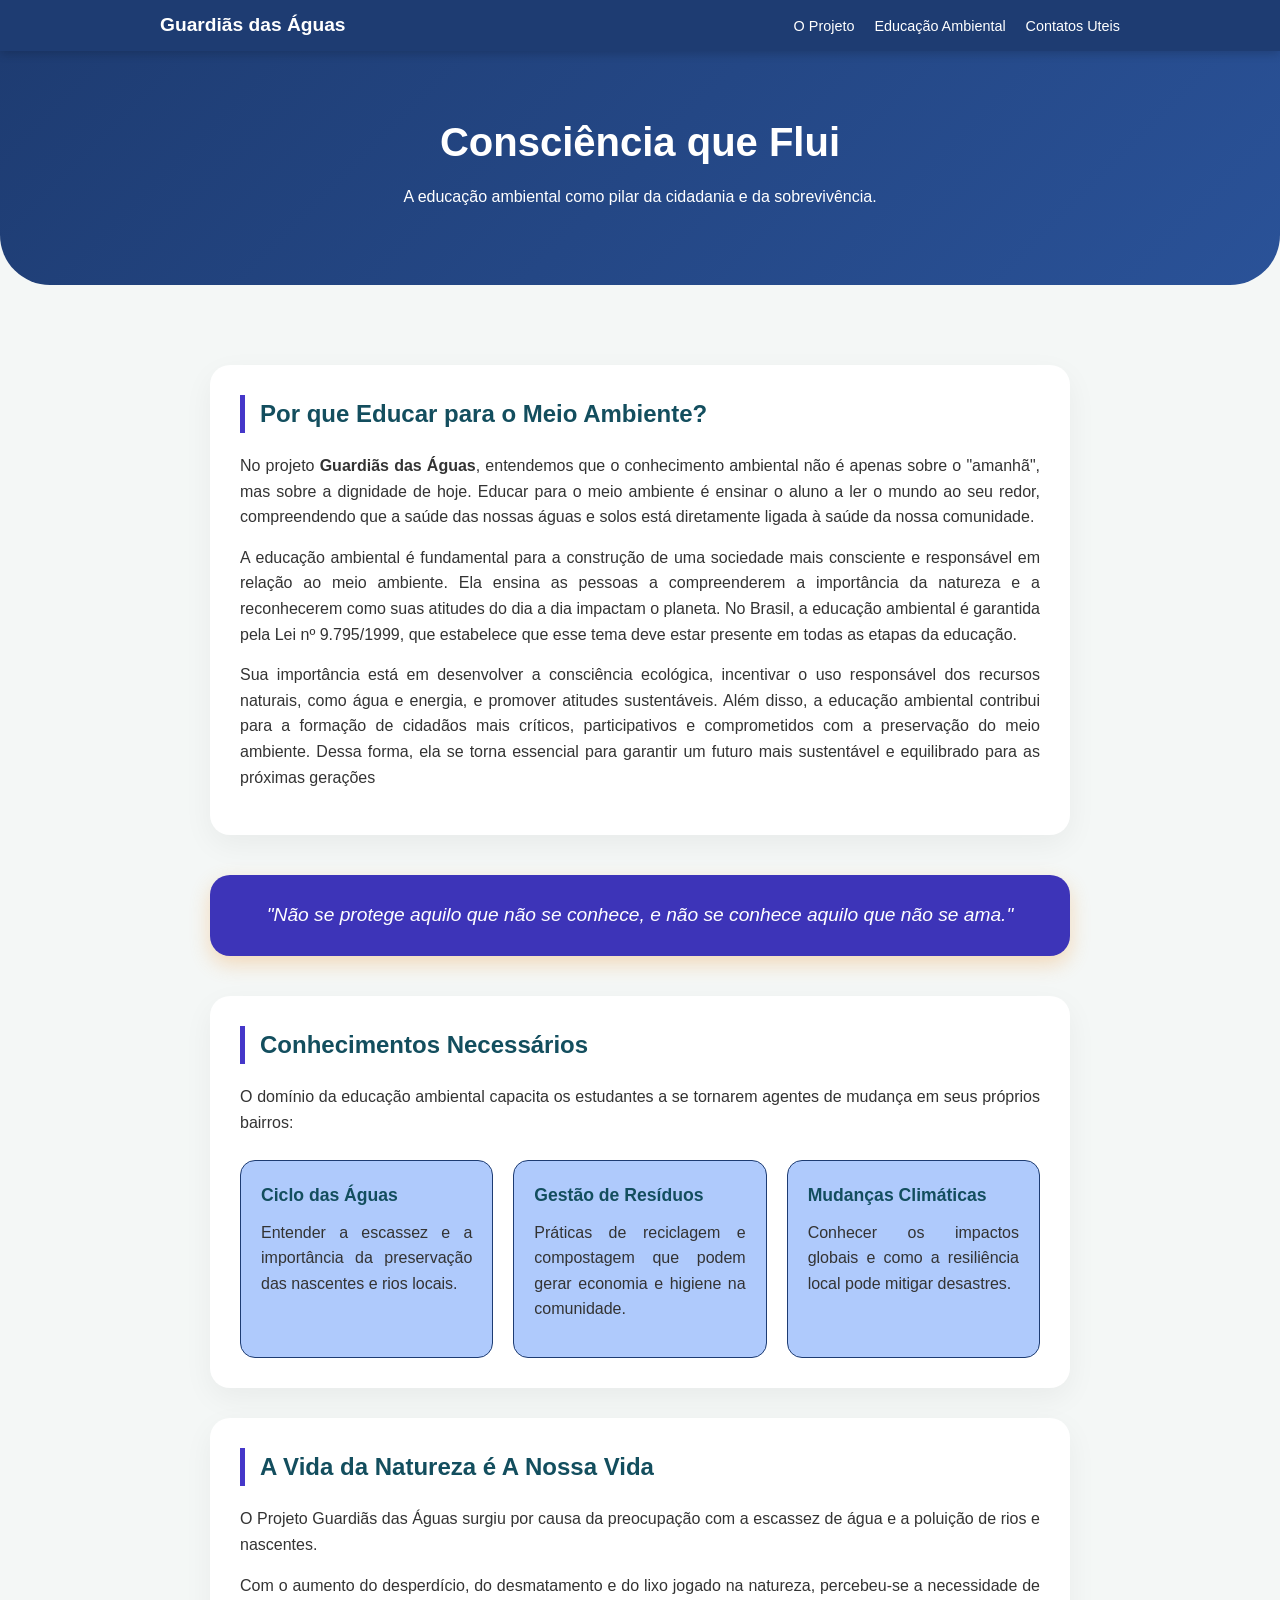
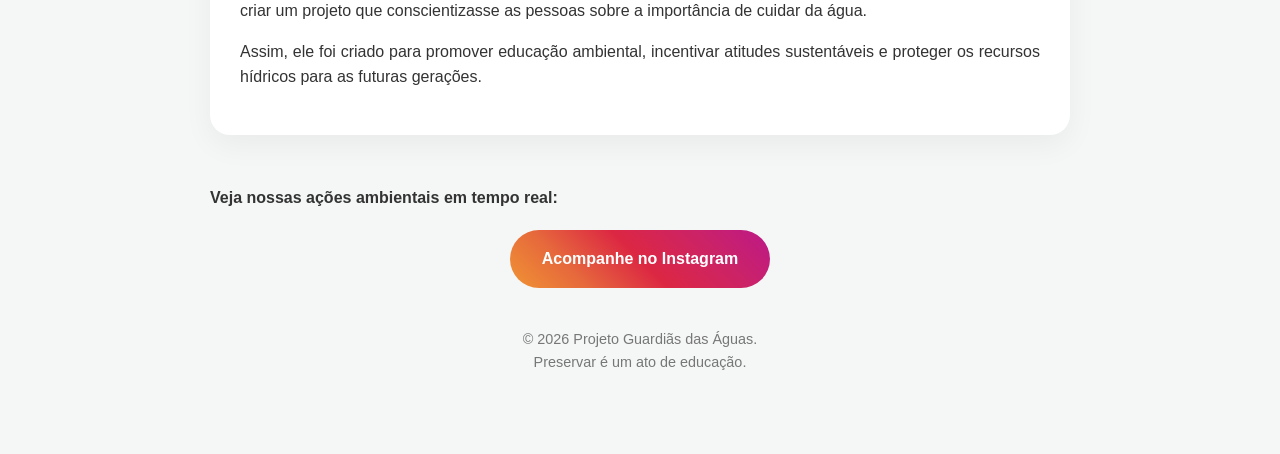
<file: pages/hidronexus/educativo.html>
<!DOCTYPE html>
<html lang="pt-br">
<head>
    <meta charset="UTF-8">
    <meta name="viewport" content="width=device-width, initial-scale=1.0">
    <title>Educação Ambiental | Guardiãs das Águas</title>
    <style>
  
        * {
            margin: 0;
            padding: 0;
            box-sizing: border-box;
            font-family: 'Segoe UI', Tahoma, Geneva, Verdana, sans-serif;
        }

        body {
            background-color: #f4f7f6;
            color: #333;
            line-height: 1.6;
        }

        .container {
            max-width: 900px;
            margin: 0 auto;
            padding: 40px 20px;
        }

      
        header {
            text-align: center;
            padding: 60px 20px;
            background: linear-gradient(135deg, #1e3c72 0%, #2a5298 100%);
            color: white;
            border-radius: 0 0 50px 50px;
            margin-bottom: 40px;
        }

        header h1 {
            font-size: 2.5rem;
            margin-bottom: 10px;
        }
         
        
        
        section {
            background: white;
            padding: 30px;
            border-radius: 20px;
            box-shadow: 0 10px 30px rgba(0,0,0,0.05);
            margin-bottom: 30px;
        }

        h2 {
            color: #134e5e;
            margin-bottom: 20px;
            border-left: 5px solid #4537c9;
            padding-left: 15px;
        }

        p {
            margin-bottom: 15px;
            text-align: justify;
        }

        
        .grid-ambiental {
            display: grid;
            grid-template-columns: repeat(auto-fit, minmax(250px, 1fr));
            gap: 20px;
            margin-top: 25px;
        }

        .card-ambiental {
            background: #afcafc;
            padding: 20px;
            border-radius: 15px;
            border: 1px solid #1e3c72;
            transition: 0.3s;
        }

        .card-ambiental:hover {
            border-color: #403a8b;
            transform: scale(1.02);
        }

        .card-ambiental h3 {
            color: #134e5e;
            font-size: 1.1rem;
            margin-bottom: 10px;
        }

      
        .block-quote {
            background-color: #3d34b8;
            color: white;
            padding: 25px;
            border-radius: 20px;
            font-style: italic;
            text-align: center;
            font-size: 1.2rem;
            margin: 40px 0;
            box-shadow: 0 8px 20px rgba(240, 148, 51, 0.3);
        }

        .cta-container {
            text-align: center;
            margin-top: 50px;
        }

        .btn-instagram {
            background: linear-gradient(45deg, #f09433 0%, #e6683c 25%, #dc2743 50%, #cc2366 75%, #bc1888 100%);
            color: white;
            padding: 16px 32px;
            text-decoration: none;
            border-radius: 50px;
            font-weight: bold;
            display: inline-block;
            transition: 0.3s;
        }

        footer {
            text-align: center;
            font-size: 0.9rem;
            color: #777;
            margin-top: 40px;
            padding-bottom: 40px;
        }
        .navbar {
    position: fixed; 
    top: 0;
    width: 100%;
    background-color: #1e3c72; 
    z-index: 1000; 
    box-shadow: 0 2px 10px rgba(0,0,0,0.2);
}

        .nav-container {
            max-width: 1000px;
            margin: 0 auto;
            display: flex;
            justify-content: space-between;
            align-items: center;
            padding: 10px 20px;
        }

        .nav-logo {
            color: white;
            text-decoration: none;
            font-weight: bold;
            font-size: 1.2rem;
        }

        .nav-links {
            list-style: none;
            display: flex;
            gap: 20px;
        }

        .nav-links a {
            color: white;
            text-decoration: none;
            font-size: 0.9rem;
            font-weight: 500;
            transition: color 0.3s;
        }

        .nav-links a:hover {
            color: #f09433; 
        }


        body {
            padding-top: 50px; 
        }


        @media (max-width: 600px) {
            .nav-links {
                gap: 10px;
            }
            .nav-links a {
                font-size: 0.8rem;
            }
            .nav-logo {
                display: none; 
            }
        }
    </style>
</head>
<body>
    <script src="https://cdn.botpress.cloud/webchat/v3.6/inject.js"></script>
    <script src="https://files.bpcontent.cloud/2026/03/03/22/20260303223430-I0CG164R.js" defer></script>
    <nav class="navbar">
    <div class="nav-container">
        <a href="index.html" class="nav-logo">Guardiãs das Águas</a>
        <ul class="nav-links">
            <li><a href="projeto.html">O Projeto</a></li>
            <li><a href="educativo.html">Educação Ambiental</a></li>
            <li><a href="contato.html">Contatos Uteis </a></li>
        </ul>
    </div>
</nav>
    <header>
        <h1>Consciência que Flui</h1>
        <p style="text-align: center;">A educação ambiental como pilar da cidadania e da sobrevivência.</p>
    </header>

    <div class="container">
        
        <section>
            <h2>Por que Educar para o Meio Ambiente?</h2>
            <p>
                No projeto <strong>Guardiãs das Águas</strong>, entendemos que o conhecimento ambiental não é apenas sobre o "amanhã", mas sobre a dignidade de hoje. Educar para o meio ambiente é ensinar o aluno a ler o mundo ao seu redor, compreendendo que a saúde das nossas águas e solos está diretamente ligada à saúde da nossa comunidade.
            </p>
            <p>
                A educação ambiental é fundamental para a construção de uma sociedade mais consciente e responsável em relação ao meio ambiente. Ela ensina as pessoas a compreenderem a importância da natureza e a reconhecerem como suas atitudes do dia a dia impactam o planeta. No Brasil, a educação ambiental é garantida pela Lei nº 9.795/1999, que estabelece que esse tema deve estar presente em todas as etapas da educação.
            </p>
            <p>
                Sua importância está em desenvolver a consciência ecológica, incentivar o uso responsável dos recursos naturais, como água e energia, e promover atitudes sustentáveis. Além disso, a educação ambiental contribui para a formação de cidadãos mais críticos, participativos e comprometidos com a preservação do meio ambiente. Dessa forma, ela se torna essencial para garantir um futuro mais sustentável e equilibrado para as próximas gerações
            </p>
        </section>

        <div class="block-quote">
            "Não se protege aquilo que não se conhece, e não se conhece aquilo que não se ama."
        </div>

        <section>
            <h2>Conhecimentos Necessários</h2>
            <p>O domínio da educação ambiental capacita os estudantes a se tornarem agentes de mudança em seus próprios bairros:</p>
            
            <div class="grid-ambiental">  
                <div class="card-ambiental">
                    <h3>Ciclo das Águas</h3>
                    <p>Entender a escassez e a importância da preservação das nascentes e rios locais.</p>
                </div>
                <div class="card-ambiental">
                    <h3>Gestão de Resíduos</h3>
                    <p>Práticas de reciclagem e compostagem que podem gerar economia e higiene na comunidade.</p>
                </div>
                <div class="card-ambiental">
                    <h3>Mudanças Climáticas</h3>
                    <p>Conhecer os impactos globais e como a resiliência local pode mitigar desastres.</p>
                </div>
            </div>
        </section>

        <section>
            <h2>A Vida da Natureza é A Nossa Vida</h2>
            <p>
               O Projeto Guardiãs das Águas surgiu por causa da preocupação com a escassez de água e a poluição de rios e nascentes.
            </p>
            <p>
                Com o aumento do desperdício, do desmatamento e do lixo jogado na natureza, percebeu-se a necessidade de criar um projeto que conscientizasse as pessoas sobre a importância de cuidar da água.
            </p>
            <p>
                Assim, ele foi criado para promover educação ambiental, incentivar atitudes sustentáveis e proteger os recursos hídricos para as futuras gerações.
            </p>
        </section>

        <div class="cta-container">
            <p style="margin-bottom: 20px; font-weight: bold;">Veja nossas ações ambientais em tempo real:</p>
            <a href="https://www.instagram.com/guardias.aguas?igsh=MWtiZDVyd2kwNTNuaQ==" target="_blank" class="btn-instagram">
               Acompanhe no Instagram
            </a>
        </div>

        <footer>
            &copy; 2026 Projeto Guardiãs das Águas. <br>
            Preservar é um ato de educação.
        </footer>
    </div>

</body>
</html>
</file>
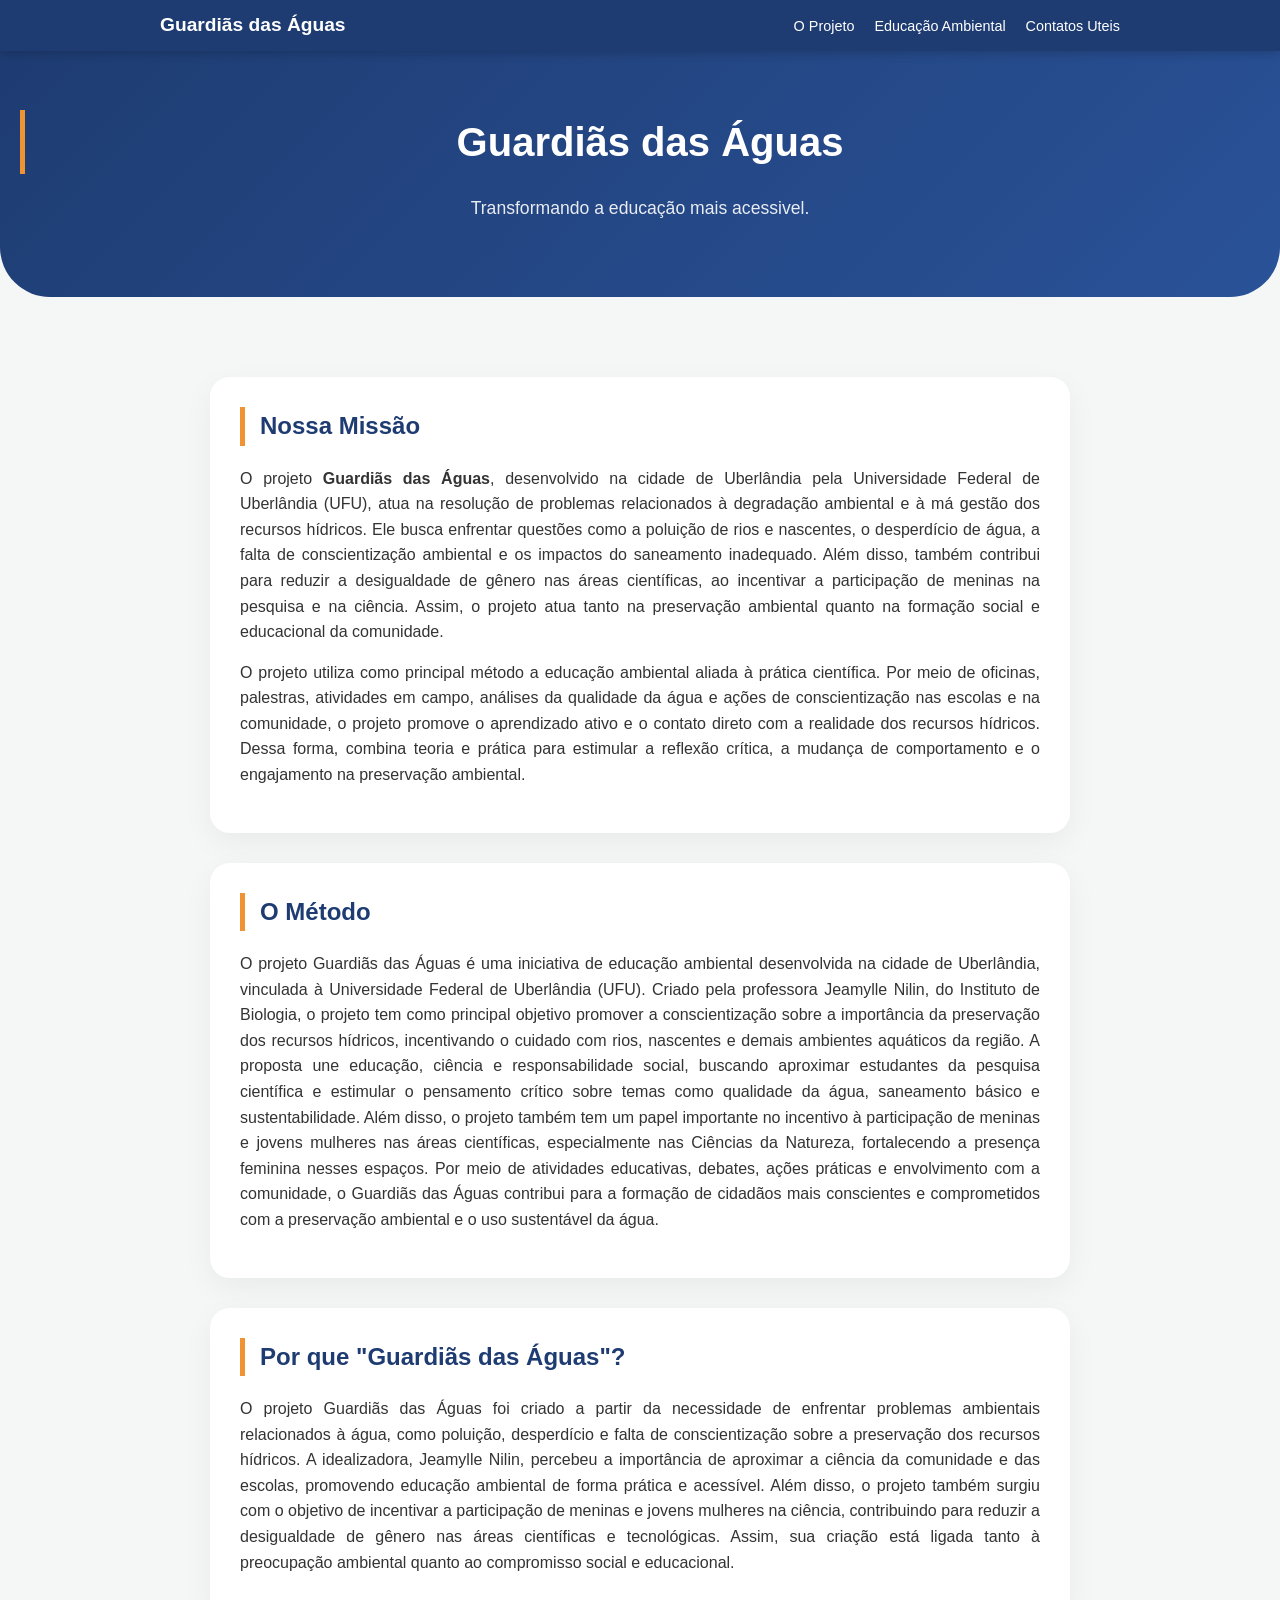
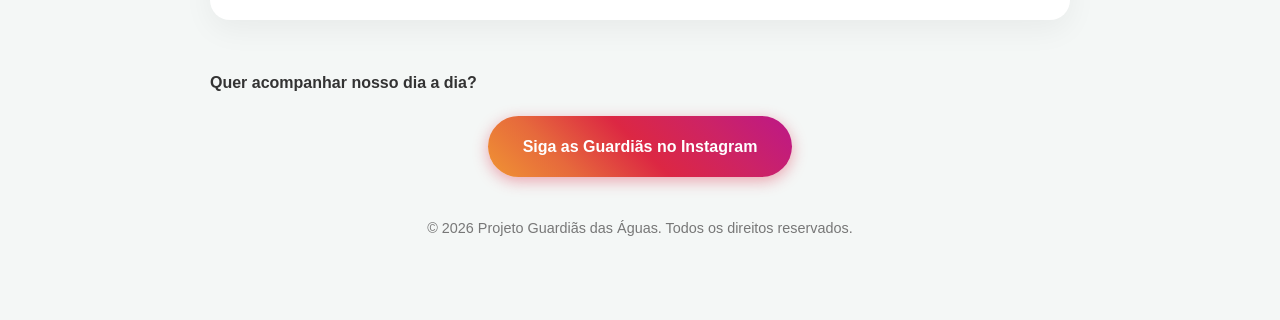
<file: pages/hidronexus/projeto.html>
<!DOCTYPE html>
<html lang="pt-br">
<head>
    <meta charset="UTF-8">
    <meta name="viewport" content="width=device-width, initial-scale=1.0">
    <title>Sobre | Guardiãs das Águas</title>
    <style>
    
        * {
            margin: 0;
            padding: 0;
            box-sizing: border-box;
            font-family: 'Segoe UI', Tahoma, Geneva, Verdana, sans-serif;
        }

        body {
            background-color: #f4f7f6;
            color: #333;
            line-height: 1.6;
        }

        .container {
            max-width: 900px;
            margin: 0 auto;
            padding: 40px 20px;
        }

      
        header {
            text-align: center;
            padding: 60px 20px;
            background: linear-gradient(135deg, #1e3c72 0%, #2a5298 100%);
            color: white;
            border-radius: 0 0 50px 50px;
            margin-bottom: 40px;
        }

        header h1 {
            font-size: 2.5rem;
            margin-bottom: 10px;
            margin-bottom: 20px;
            border-left: 5px solid #f09433;
            padding-left: 15px;
            text-align: center;
        }

        header p {
            font-size: 1.1rem;
            opacity: 0.9;
            text-align: center;
        }

        /* Seções de Conteúdo */
        section {
            background: white;
            padding: 30px;
            border-radius: 20px;
            box-shadow: 0 10px 30px rgba(0,0,0,0.05);
            margin-bottom: 30px;
        }

        h2 {
            color: #1e3c72;
            margin-bottom: 20px;
            border-left: 5px solid #f09433;
            padding-left: 15px;
        }

        p {
            margin-bottom: 15px;
            text-align: justify;
        }

        /* Destaque para a Metodologia */
        .metodologia-grid {
            display: grid;
            grid-template-columns: 1fr 1fr;
            gap: 20px;
            margin-top: 20px;
        }

        @media (max-width: 600px) {
            .metodologia-grid { grid-template-columns: 1fr; }
        }

        .card {
            background: #f0f7ff;
            padding: 20px;
            border-radius: 15px;
            border: 1px solid #d1e3ff;
        }

        .card h3 {
            color: #2a5298;
            margin-bottom: 10px;
            font-size: 1.1rem;
        }

        /* O Botão do Instagram customizado */
        .cta-container {
            text-align: center;
            margin-top: 50px;
        }

        .btn-instagram {
            background: linear-gradient(45deg, #f09433 0%, #e6683c 25%, #dc2743 50%, #cc2366 75%, #bc1888 100%);
            color: white;
            padding: 18px 35px;
            text-decoration: none;
            border-radius: 50px;
            font-weight: bold;
            display: inline-block;
            transition: transform 0.3s ease, box-shadow 0.3s ease;
            box-shadow: 0 4px 15px rgba(220, 39, 67, 0.4);
        }

        .btn-instagram:hover {
            transform: translateY(-3px);
            box-shadow: 0 6px 20px rgba(220, 39, 67, 0.6);
        }

        footer {
            text-align: center;
            font-size: 0.9rem;
            color: #777;
            margin-top: 40px;
            padding-bottom: 40px;
        }
            .navbar {
    position: fixed; /* Fixa no topo */
    top: 0;
    width: 100%;
    background-color: #1e3c72; /* Cor azul do projeto */
    z-index: 1000; /* Garante que fique acima de tudo */
    box-shadow: 0 2px 10px rgba(0,0,0,0.2);
}

.nav-container {
    max-width: 1000px;
    margin: 0 auto;
    display: flex;
    justify-content: space-between;
    align-items: center;
    padding: 10px 20px;
}

.nav-logo {
    color: white;
    text-decoration: none;
    font-weight: bold;
    font-size: 1.2rem;
}

.nav-links {
    list-style: none;
    display: flex;
    gap: 20px;
}

.nav-links a {
    color: white;
    text-decoration: none;
    font-size: 0.9rem;
    font-weight: 500;
    transition: color 0.3s;
}

.nav-links a:hover {
    color: #f09433; 
}


body {
    padding-top: 50px; 
}


@media (max-width: 600px) {
    .nav-links {
        gap: 10px;
    }
    .nav-links a {
        font-size: 0.8rem;
    }
    .nav-logo {
        display: none; 
    }
}
        
    </style>
</head>
<body>
    <script src="https://cdn.botpress.cloud/webchat/v3.6/inject.js"></script>
    <script src="https://files.bpcontent.cloud/2026/03/03/22/20260303223430-I0CG164R.js" defer></script>
    <nav class="navbar">
    <div class="nav-container">
        <a href="index.html" class="nav-logo">Guardiãs das Águas</a>
        <ul class="nav-links">
            <li><a href="projeto.html">O Projeto</a></li>
            
            <li><a href="educativo.html">Educação Ambiental</a></li>
            <li><a href="contato.html">Contatos Uteis </a></li>
        </ul>
    </div>
</nav>
    <header>
        <h1>Guardiãs das Águas</h1>
        <p>Transformando a educação mais acessivel.</p>
    </header>

    <div class="container">
        
        <section>
            <h2>Nossa Missão</h2>
            <p>
                O projeto <strong>Guardiãs das Águas</strong>, desenvolvido na cidade de Uberlândia pela Universidade Federal de Uberlândia (UFU), atua na resolução de problemas relacionados à degradação ambiental e à má gestão dos recursos hídricos. Ele busca enfrentar questões como a poluição de rios e nascentes, o desperdício de água, a falta de conscientização ambiental e os impactos do saneamento inadequado. Além disso, também contribui para reduzir a desigualdade de gênero nas áreas científicas, ao incentivar a participação de meninas na pesquisa e na ciência. Assim, o projeto atua tanto na preservação ambiental quanto na formação social e educacional da comunidade.
            </p>
            <p>
               O projeto utiliza como principal método a educação ambiental aliada à prática científica. Por meio de oficinas, palestras, atividades em campo, análises da qualidade da água e ações de conscientização nas escolas e na comunidade, o projeto promove o aprendizado ativo e o contato direto com a realidade dos recursos hídricos. Dessa forma, combina teoria e prática para estimular a reflexão crítica, a mudança de comportamento e o engajamento na preservação ambiental.
            </p>
        </section>

        

        <section>
            <h2>O Método</h2>
            <p>O projeto Guardiãs das Águas é uma iniciativa de educação ambiental desenvolvida na cidade de Uberlândia, vinculada à Universidade Federal de Uberlândia (UFU). Criado pela professora Jeamylle Nilin, do Instituto de Biologia, o projeto tem como principal objetivo promover a conscientização sobre a importância da preservação dos recursos hídricos, incentivando o cuidado com rios, nascentes e demais ambientes aquáticos da região. A proposta une educação, ciência e responsabilidade social, buscando aproximar estudantes da pesquisa científica e estimular o pensamento crítico sobre temas como qualidade da água, saneamento básico e sustentabilidade. Além disso, o projeto também tem um papel importante no incentivo à participação de meninas e jovens mulheres nas áreas científicas, especialmente nas Ciências da Natureza, fortalecendo a presença feminina nesses espaços. Por meio de atividades educativas, debates, ações práticas e envolvimento com a comunidade, o Guardiãs das Águas contribui para a formação de cidadãos mais conscientes e comprometidos com a preservação ambiental e o uso sustentável da água.</p>
            
            
        </section>

        <section>
            <h2>Por que "Guardiãs das Águas"?</h2>
            <p>
                O projeto Guardiãs das Águas foi criado a partir da necessidade de enfrentar problemas ambientais relacionados à água, como poluição, desperdício e falta de conscientização sobre a preservação dos recursos hídricos. A idealizadora, Jeamylle Nilin, percebeu a importância de aproximar a ciência da comunidade e das escolas, promovendo educação ambiental de forma prática e acessível. Além disso, o projeto também surgiu com o objetivo de incentivar a participação de meninas e jovens mulheres na ciência, contribuindo para reduzir a desigualdade de gênero nas áreas científicas e tecnológicas. Assim, sua criação está ligada tanto à preocupação ambiental quanto ao compromisso social e educacional.
            </p>
        </section>

        <div class="cta-container">
            <p style="margin-bottom: 20px; font-weight: bold;">Quer acompanhar nosso dia a dia?</p>
            <a href="https://www.instagram.com/guardias.aguas?igsh=MWtiZDVyd2kwNTNuaQ==" target="_blank" class="btn-instagram">
               Siga as Guardiãs no Instagram
            </a>
        </div>

        <footer>
            &copy; 2026 Projeto Guardiãs das Águas. Todos os direitos reservados.
        </footer>
    </div>

</body>
</html>
</file>
<file: style.css>
:root {
    --bg-color: #0B0E14; 
    --panel-bg: rgba(16, 22, 34, 0.7); 
    --text-main: #E2E8F0;
    --text-muted: #94A3B8;
    --accent-blue: #00E5FF; 
    --accent-red: #FF2A2A; 
    --grid-color: rgba(0, 229, 255, 0.03);
    --font-mono: 'Fira Code', monospace;
    --font-sans: 'Inter', sans-serif;
}

body {
    background-color: var(--bg-color);
    color: var(--text-main);
    font-family: var(--font-sans);
    margin: 0;
    padding: 0;
    background-image:
        linear-gradient(var(--grid-color) 1px, transparent 1px),
        linear-gradient(90deg, var(--grid-color) 1px, transparent 1px);
    background-size: 40px 40px;
    line-height: 1.6;
    display: flex;
    flex-direction: column;
    min-height: 100vh;
}

.tech-header {
    padding: 3rem 1rem 2rem 1rem;
    text-align: center;
    border-bottom: 1px solid rgba(0, 229, 255, 0.2);
    background: linear-gradient(180deg, rgba(0,66,130,0.15) 0%, rgba(11,14,20,1) 100%);
}

.senai-logo {
    max-width: 250px;
    margin: 0 auto 1.5rem auto;
    display: block;
    filter: drop-shadow(0 0 10px rgba(255,255,255,0.1));
}

h1 {
    font-family: var(--font-mono);
    color: var(--accent-blue);
    font-size: 2.5rem;
    margin: 0;
    letter-spacing: -1px;
    text-shadow: 0 0 15px rgba(0, 229, 255, 0.3);
}

.cursor { animation: blink 1s step-start infinite; }
@keyframes blink { 50% { opacity: 0; } }

.instructor {
    font-family: var(--font-mono);
    color: var(--accent-red);
    margin-top: 0.5rem;
    font-size: 1.1rem;
    font-weight: 600;
}

.container {
    flex: 1;
    max-width: 1200px;
    width: 100%;
    margin: 3rem auto;
    padding: 0 1rem;
    box-sizing: border-box;
}

/* Tela de Intro */
.intro-container {
    text-align: center;
    max-width: 600px;
    margin: 0 auto;
}

.intro-container h2 {
    font-family: var(--font-mono);
    color: var(--accent-blue);
    margin-bottom: 2rem;
}

.class-selection {
    display: flex;
    gap: 1.5rem;
    justify-content: center;
    flex-wrap: wrap;
}

.btn-class {
    background: transparent;
    border: 2px solid var(--accent-blue);
    color: var(--text-main);
    padding: 1.5rem 2.5rem;
    font-size: 1.2rem;
    font-family: var(--font-mono);
    border-radius: 8px;
    cursor: pointer;
    transition: all 0.3s;
    flex: 1;
    min-width: 200px;
}

.btn-class:hover {
    background: rgba(0, 229, 255, 0.1);
    box-shadow: 0 0 20px rgba(0, 229, 255, 0.2);
    transform: translateY(-3px);
}

/* Grade e Cards */
.hub-header {
    display: flex;
    align-items: center;
    gap: 1.5rem;
    margin-bottom: 2rem;
    border-bottom: 1px solid rgba(0, 229, 255, 0.2);
    padding-bottom: 1rem;
}

.hub-title {
    font-family: var(--font-mono);
    color: #fff;
    margin: 0;
    font-size: 1.5rem;
}

.grid {
    display: grid;
    grid-template-columns: repeat(auto-fit, minmax(320px, 1fr));
    gap: 2rem;
}

.card {
    background: var(--panel-bg);
    border: 1px solid rgba(255, 255, 255, 0.05);
    border-left: 4px solid var(--accent-red);
    border-radius: 8px;
    padding: 2rem;
    backdrop-filter: blur(10px);
    transition: all 0.3s cubic-bezier(0.4, 0, 0.2, 1);
    cursor: pointer;
    display: flex;
    flex-direction: column;
    position: relative;
    overflow: hidden;
}

.card::before {
    content: '';
    position: absolute;
    top: 0; left: -100%;
    width: 100%; height: 100%;
    background: linear-gradient(90deg, transparent, rgba(0, 229, 255, 0.05), transparent);
    transition: 0.5s;
}

.card:hover {
    transform: translateY(-5px);
    border-left-color: var(--accent-blue);
    box-shadow: 0 10px 30px rgba(0, 0, 0, 0.4), 0 0 15px rgba(0, 229, 255, 0.1);
}

.card:hover::before { left: 100%; }

.card h2 {
    font-family: var(--font-mono);
    color: #ffffff;
    margin-top: 0;
    font-size: 1.3rem;
}

.card p {
    flex-grow: 1;
    color: var(--text-muted);
    font-size: 0.95rem;
}

.btn-ler-mais {
    margin-top: 1.5rem;
    color: var(--accent-blue);
    font-family: var(--font-mono);
    font-size: 0.9rem;
    text-transform: uppercase;
}

.hidden { display: none !important; }

.back-btn {
    background: transparent;
    border: 1px solid var(--accent-blue);
    color: var(--accent-blue);
    font-family: var(--font-mono);
    padding: 0.6rem 1.2rem;
    border-radius: 4px;
    cursor: pointer;
    transition: all 0.3s ease;
    text-transform: uppercase;
    font-size: 0.85rem;
}

#project-view .back-btn {
    margin-bottom: 2rem;
}

.back-btn:hover {
    background: rgba(0, 229, 255, 0.1);
    box-shadow: 0 0 10px rgba(0, 229, 255, 0.2);
}

.glass-panel {
    background: var(--panel-bg);
    border: 1px solid rgba(255, 255, 255, 0.05);
    border-radius: 12px;
    padding: 3rem;
    backdrop-filter: blur(15px);
    box-shadow: 0 25px 50px -12px rgba(0, 0, 0, 0.5);
}

.glass-panel h2 {
    font-family: var(--font-mono);
    color: #ffffff;
    font-size: 2rem;
    margin-top: 0;
    border-bottom: 1px solid rgba(255, 255, 255, 0.1);
    padding-bottom: 1rem;
}

.project-authors {
    font-family: var(--font-mono);
    color: var(--accent-blue);
    background: rgba(0, 229, 255, 0.05);
    padding: 0.8rem 1.2rem;
    border-left: 3px solid var(--accent-blue);
    border-radius: 4px;
    margin-bottom: 1.5rem;
    font-size: 0.95rem;
    letter-spacing: 0.5px;
    display: inline-block;
    margin-top: 1rem;
}

.project-content {
    display: flex;
    flex-wrap: wrap;
    gap: 3rem;
    margin-top: 2rem;
}

.project-text { flex: 1; min-width: 300px; }
.project-text p { color: var(--text-main); font-size: 1.1rem; line-height: 1.8; margin-bottom: 1.5rem; }

.project-media { 
    flex: 1; 
    min-width: 300px; 
    text-align: center; 
    display: flex; 
    align-items: center; 
    justify-content: center;
}

.project-media img {
    max-width: 100%;
    height: auto;
    border-radius: 8px;
    border: 1px solid rgba(0, 229, 255, 0.2);
    box-shadow: 0 0 20px rgba(0, 229, 255, 0.1);
}

.btn-acessar {
    display: inline-block;
    background: transparent;
    color: var(--accent-red);
    border: 2px solid var(--accent-red);
    padding: 1rem 2rem;
    text-decoration: none;
    border-radius: 4px;
    font-weight: bold;
    font-family: var(--font-mono);
    margin-top: 1rem;
    transition: all 0.3s;
    text-transform: uppercase;
    letter-spacing: 1px;
}

.btn-acessar:hover {
    background: var(--accent-red);
    color: #fff;
    box-shadow: 0 0 15px rgba(255, 42, 42, 0.3);
}

.project-presentation {
    margin-top: 3rem;
    padding-top: 2rem;
    border-top: 1px dashed rgba(0, 229, 255, 0.2);
}

.presentation-title {
    font-family: var(--font-mono);
    color: var(--accent-blue);
    font-size: 1.2rem;
    margin-bottom: 1rem;
    text-transform: uppercase;
    letter-spacing: 1px;
}

.presentation-frame {
    width: 100%;
    height: 600px;
    border: 1px solid rgba(0, 229, 255, 0.2);
    border-radius: 8px;
    box-shadow: 0 0 20px rgba(0, 229, 255, 0.05);
    background-color: #ffffff; 
}

/* Footer (Rodapé) */
.tech-footer {
    background: rgba(11, 14, 20, 0.95);
    border-top: 1px solid rgba(0, 229, 255, 0.2);
    padding: 2rem 1rem;
    margin-top: 3rem;
    text-align: center;
}

.footer-content {
    max-width: 800px;
    margin: 0 auto;
    color: var(--text-muted);
    font-size: 0.95rem;
}

.footer-content p { margin: 0.3rem 0; }
.footer-content strong { color: var(--accent-blue); font-family: var(--font-mono); }

@media (max-width: 768px) {
    .presentation-frame { height: 400px; }
    .class-selection { flex-direction: column; }
    .hub-header { flex-direction: column; align-items: flex-start; gap: 1rem; }
}

/* Divisão por unidade: Design Thinking / TCC */
.category-back {
    margin-bottom: 1.5rem;
}

.category-subtitle {
    color: var(--text-muted);
    margin: -1rem 0 2rem 0;
}

.category-selection .btn-class {
    min-height: 120px;
}

.project-credentials {
    margin-top: 1rem;
    padding: 1rem 1.2rem;
    border-left: 3px solid var(--accent-red);
    background: rgba(255, 42, 42, 0.06);
    border-radius: 4px;
    color: var(--text-main);
    font-family: var(--font-mono);
    font-size: 0.9rem;
}

.project-credentials strong {
    color: var(--accent-red);
}

.project-empty {
    color: var(--text-muted);
    font-family: var(--font-mono);
    background: var(--panel-bg);
    padding: 2rem;
    border-radius: 8px;
    border-left: 4px solid var(--accent-red);
}

.card .project-tag {
    display: inline-block;
    width: fit-content;
    margin-bottom: 0.8rem;
    color: var(--accent-blue);
    border: 1px solid rgba(0, 229, 255, 0.25);
    border-radius: 999px;
    padding: 0.2rem 0.7rem;
    font-size: 0.75rem;
    font-family: var(--font-mono);
}

@media (max-width: 768px) {
    .category-selection .btn-class {
        min-height: auto;
    }
}
</file>
<file: pages/hidronexus/estilo.css>
* {
    margin: 0;
    padding: 0;
    box-sizing: border-box;
    font-family: 'Segoe UI', Tahoma, Geneva, Verdana, sans-serif;
}

:root {
    --azul-profundo: #003366;
    --azul-claro: #0077b6;
    --ciano-agua: #90e0ef;
    --branco-puro: #ffffff;
    --cinza-suave: #f4f7f6;
    --verde-sustentavel: #2d6a4f;
}

body {
    background-color: var(--cinza-suave);
    color: #333;
    line-height: 1.6;
}


header {
    background-color: var(--azul-profundo);
    color: var(--branco-puro);
    padding: 1.5rem 5%;
    display: flex;
    justify-content: space-between;
    align-items: center;
    position: sticky;
    top: 0;
    z-index: 1000;
    box-shadow: 0 2px 10px rgba(0,0,0,0.1);
}

header h1 {
    font-size: 1.5rem;
    text-transform: uppercase;
    letter-spacing: 1px;
}

nav ul {
    list-style: none;
    display: flex;
    gap: 20px;
}

nav a {
    color: var(--branco-puro);
    text-decoration: none;
    font-weight: 500;
    transition: color 0.3s;
}

nav a:hover {
    color: var(--ciano-agua);
}


#hero {
    background: linear-gradient(rgba(0,51,102,0.8), rgba(0,119,182,0.8)), 
                url('https://images.unsplash.com/photo-1437622368342-7a3d73a34c8f?auto=format&fit=crop&q=80&w=1600') center/cover;
    height: 60vh;
    display: flex;
    flex-direction: column;
    justify-content: center;
    align-items: center;
    text-align: center;
    color: var(--branco-puro);
    padding: 0 10%;
}

#hero h2 {
    font-size: 2.5rem;
    margin-bottom: 1rem;
}

#hero button {
    background-color: var(--verde-sustentavel);
    color: white;
    border: none;
    padding: 12px 30px;
    font-size: 1.1rem;
    border-radius: 25px;
    cursor: pointer;
    transition: transform 0.2s;
    margin-top: 20px;
}

#hero button:hover {
    transform: scale(1.05);
}

section {
    padding: 4rem 10%;
}

h3 {
    color: var(--azul-profundo);
    margin-bottom: 1.5rem;
    border-bottom: 3px solid var(--ciano-agua);
    display: inline-block;
}

#projetos article {
    background: white;
    padding: 2rem;
    border-radius: 8px
}
.btn-instagram {
    background: linear-gradient(45deg, #4527af 0%, #3c4de6 25%, #2a27dc 50%, #2f22e9 75%, #1e22fc 100%);
    color: white;
    padding: 15px 30px;
    text-decoration: none;
    border-radius: 10px;
    font-family: 'Arial', sans-serif;
    font-weight: bold;
    display: inline-block;
    transition: transform 0.3s ease;
    box-shadow: 0 4px 15px rgba(0,0,0,0.2);
  }

  .btn-instagram:hover {
    transform: scale(1.05); 
    color: white;
  }
  #projeto article {
    background: white;
    padding: 2rem;
    border-radius: 8px
  }
</file>
